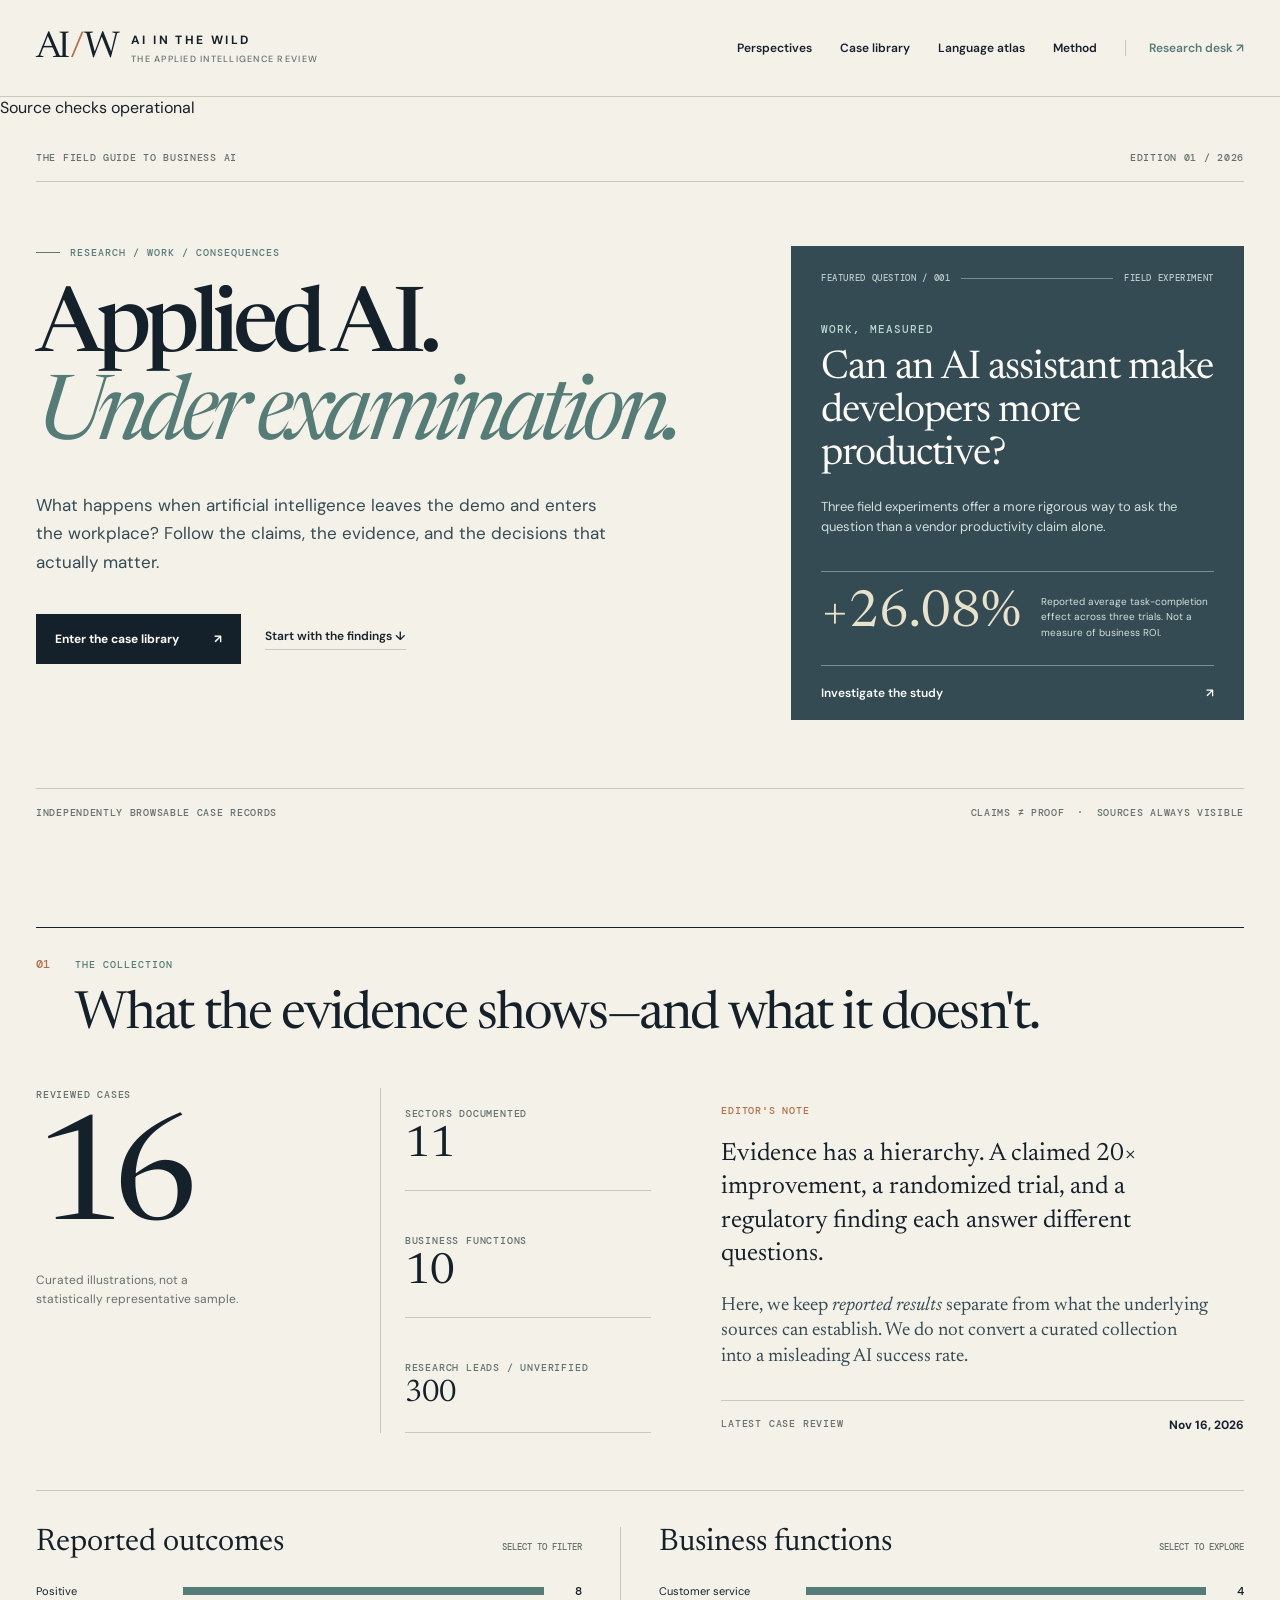
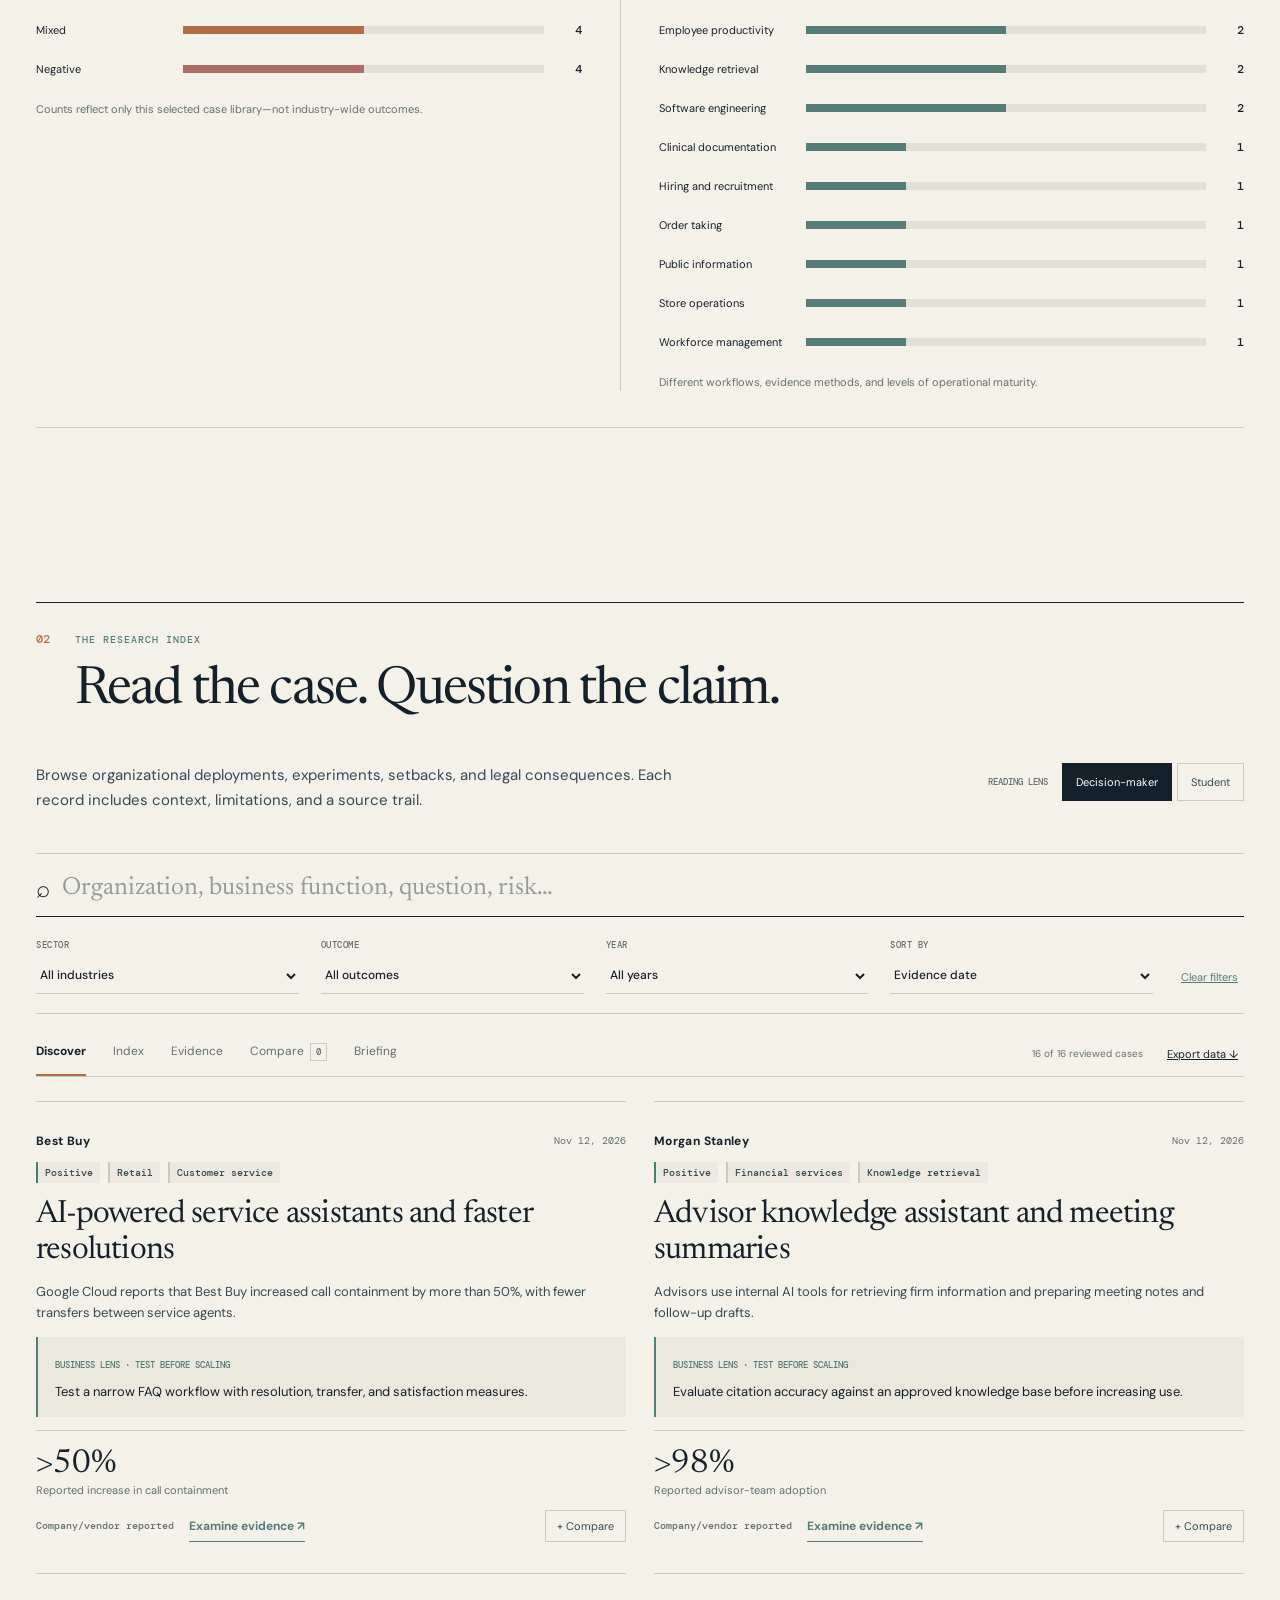
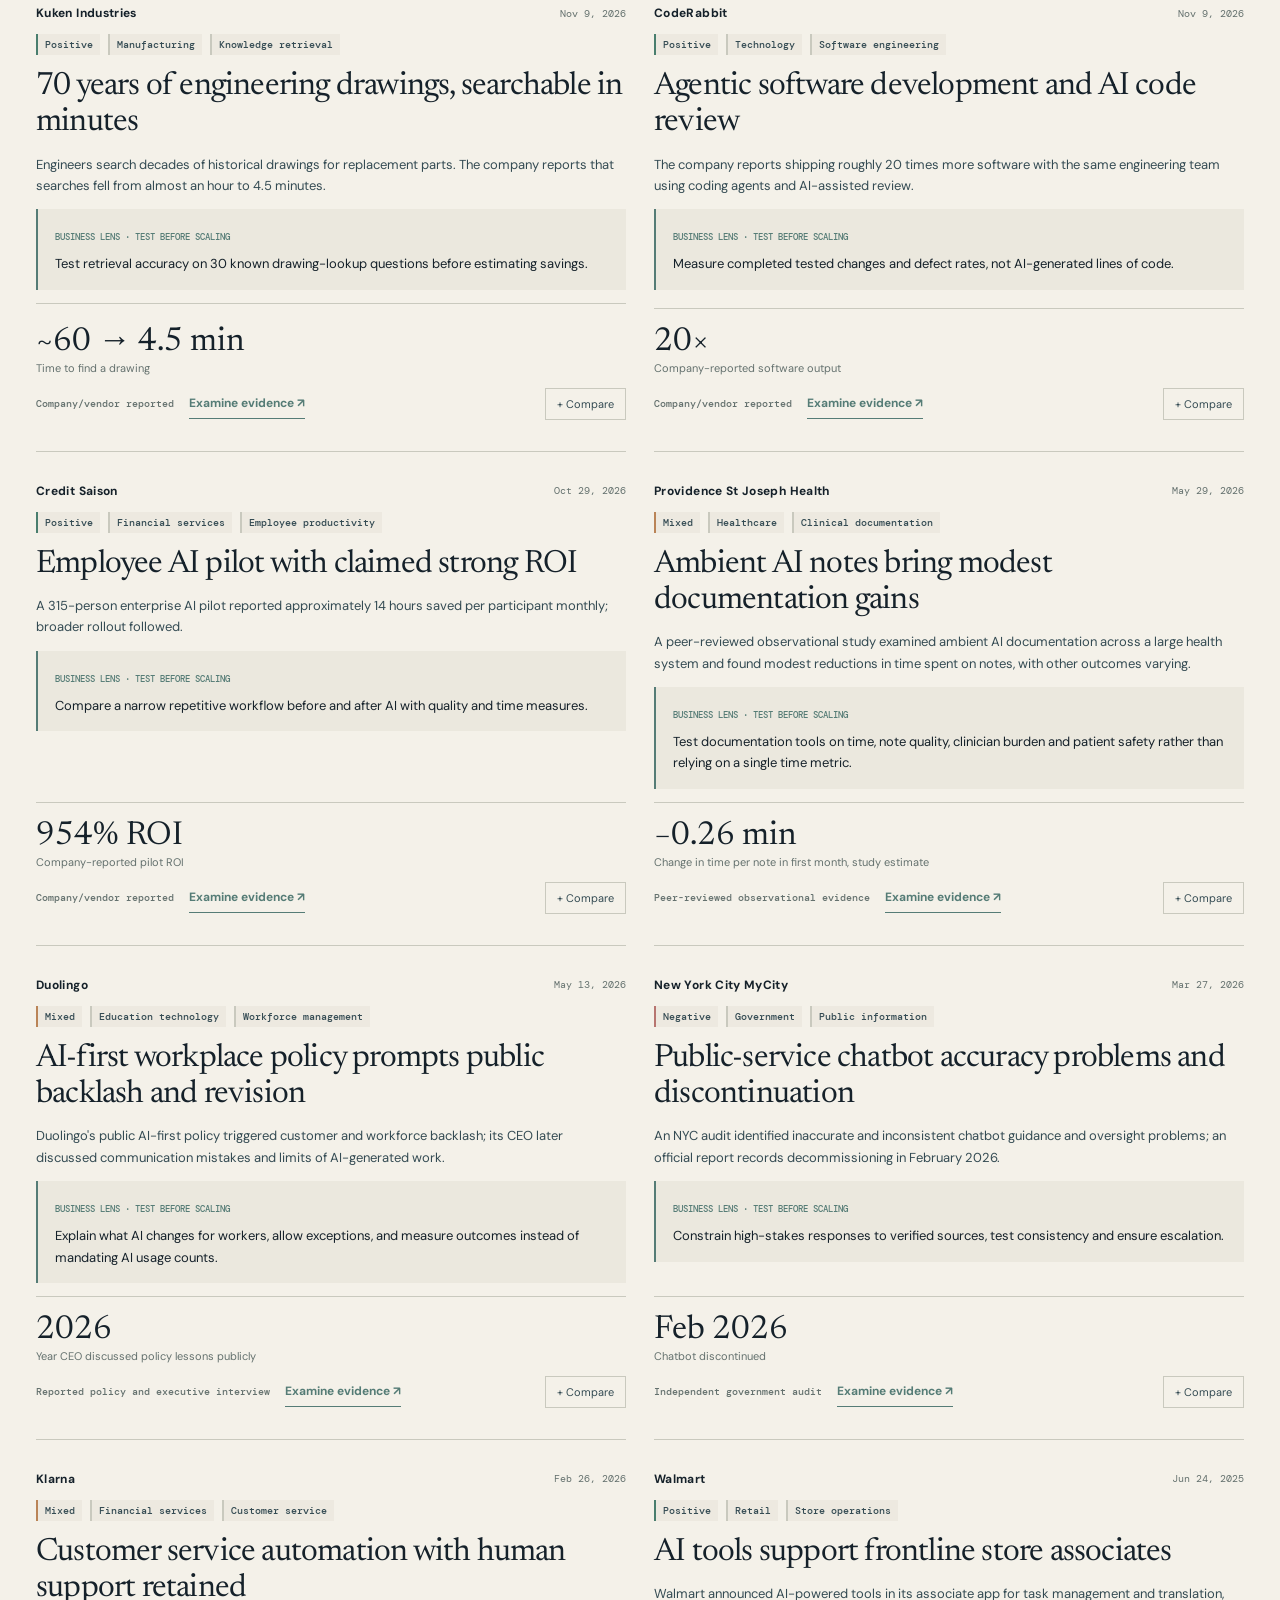
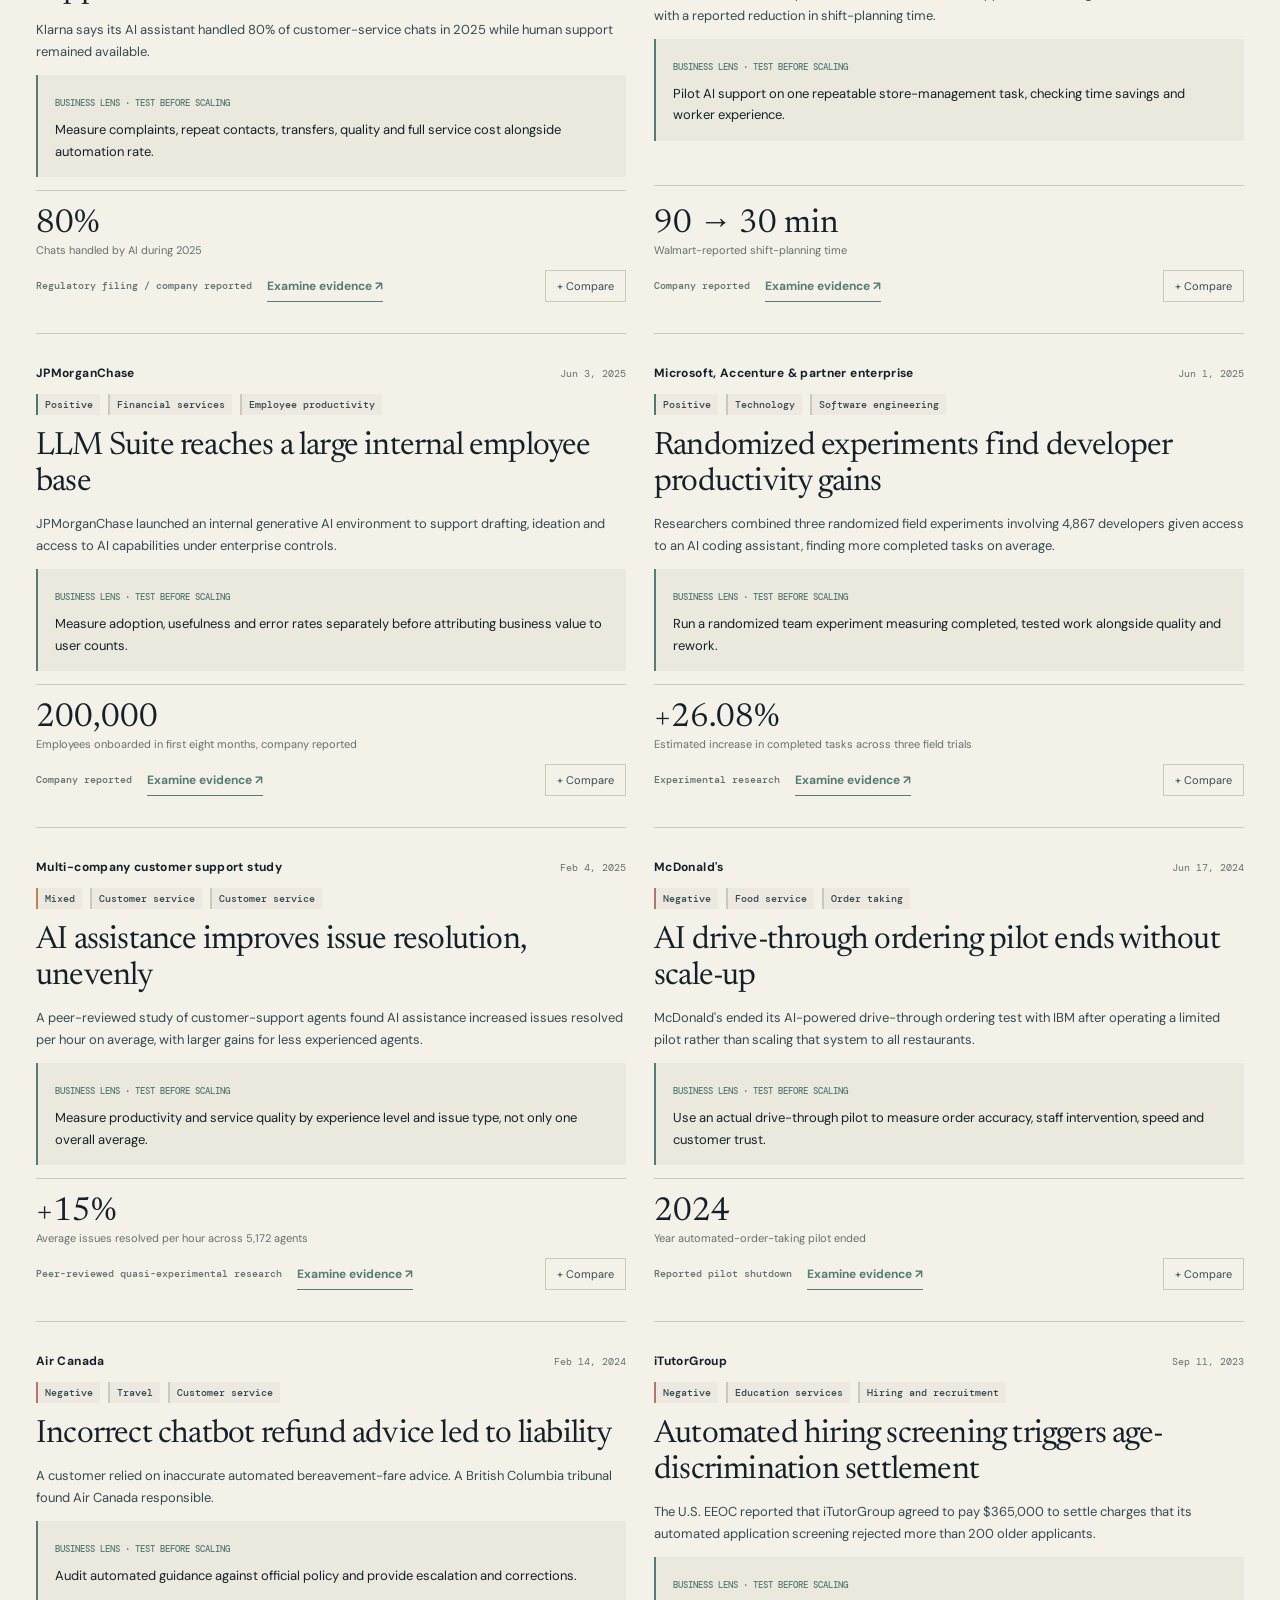
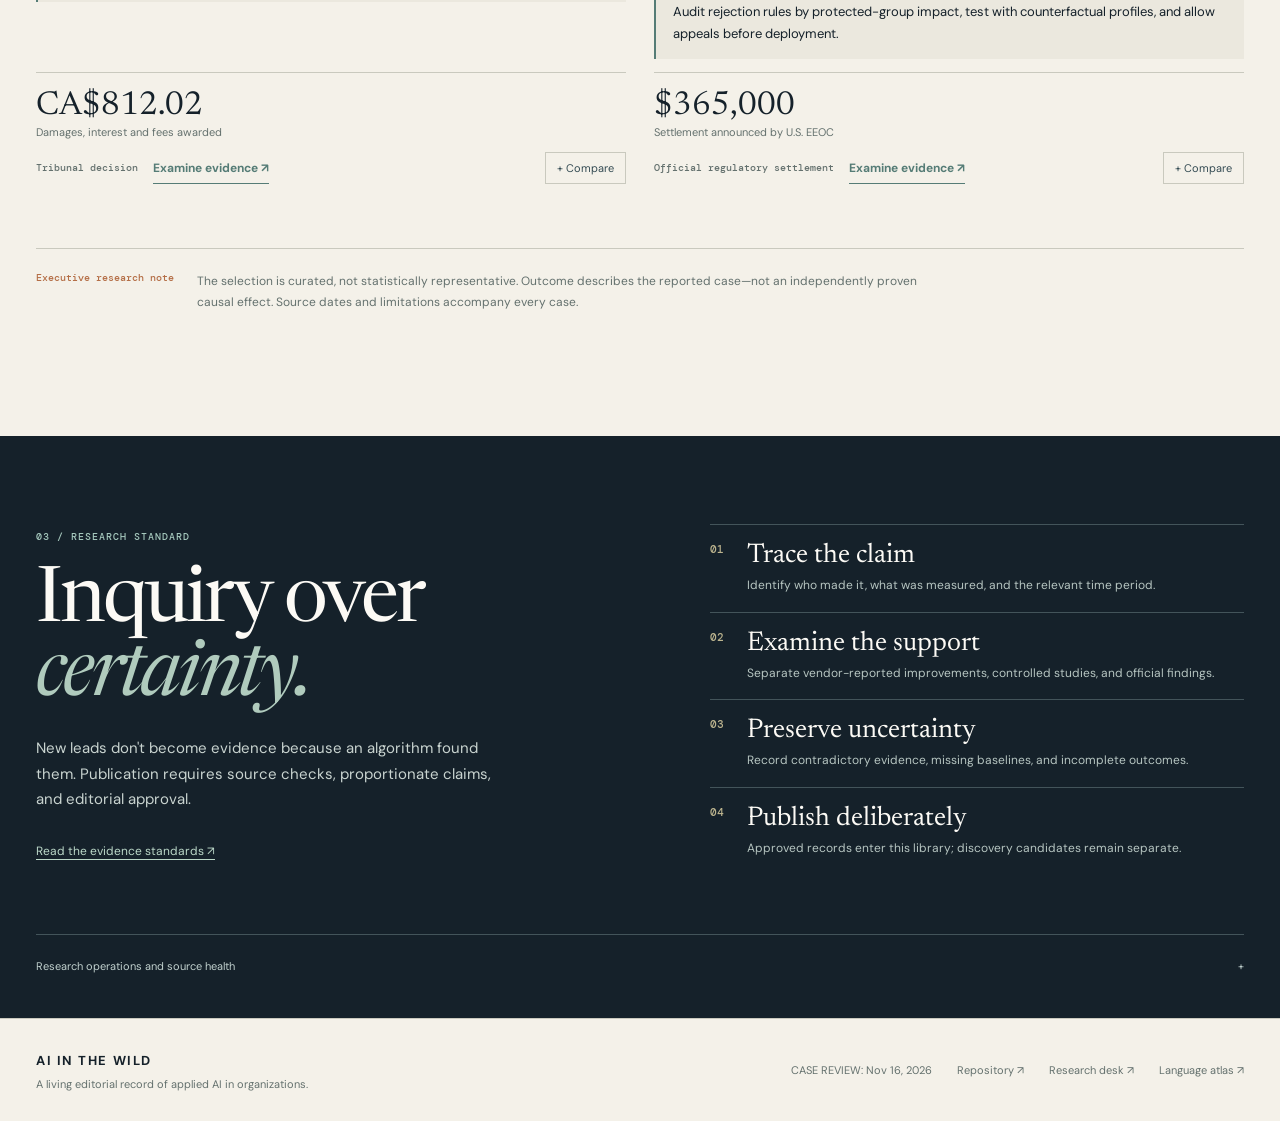
<file: index.html>
<!doctype html>
<html lang="en"><head><meta charset="utf-8"><meta name="viewport" content="width=device-width,initial-scale=1">
<meta name="description" content="AI in the Wild: an independent editorial research atlas of real-world business AI applications and their evidence.">
<meta name="theme-color" content="#f4f1e9"><title>AI in the Wild — Applied AI, examined</title>
<link rel="stylesheet" href="./editorial.css"></head>
<body><a class="skip-link" href="#explorer">Skip to research collection</a>
<header class="site-header"><div class="shell header-inner"><a class="wordmark" href="./index.html" aria-label="AI in the Wild home"><span class="mark">AI<span class="mark-divider">/</span>W</span><span class="wordmark-name">AI IN THE WILD<small>THE APPLIED INTELLIGENCE REVIEW</small></span></a>
<nav class="header-nav" aria-label="Primary navigation"><a href="#perspectives">Perspectives</a><a href="#explorer">Case library</a><a href="./language.html">Language atlas</a><a href="#method">Method</a><a href="./review.html" class="nav-utility">Research desk ↗</a></nav>
<button id="menu-button" class="menu-button" type="button" aria-label="Open navigation" aria-expanded="false">Menu <span aria-hidden="true">☰</span></button></div></header>
<span id="source-status" class="visually-hidden" aria-live="polite">Checking source status</span><main>
<section class="opening shell"><div class="opening-meta"><span>THE FIELD GUIDE TO BUSINESS AI</span><span>EDITION 01 / 2026</span></div>
<div class="opening-grid"><div class="opening-copy"><p class="kicker"><span class="kicker-line"></span> RESEARCH / WORK / CONSEQUENCES</p>
<h1>Applied AI.<br><em>Under examination.</em></h1>
<p class="opening-description">What happens when artificial intelligence leaves the demo and enters the workplace? Follow the claims, the evidence, and the decisions that actually matter.</p>
<div class="opening-actions"><a class="ink-button" href="#explorer">Enter the case library <span aria-hidden="true">↗</span></a><a class="quiet-link" href="#perspectives">Start with the findings <span aria-hidden="true">↓</span></a></div></div>
<div class="opening-feature"><div class="feature-top"><span>FEATURED QUESTION / 001</span><span class="feature-rule"></span><span>FIELD EXPERIMENT</span></div>
<div class="feature-content"><p class="feature-overline">WORK, MEASURED</p><h2>Can an AI assistant make developers more productive?</h2><p>Three field experiments offer a more rigorous way to ask the question than a vendor productivity claim alone.</p>
<div class="feature-number"><strong>+26.08%</strong><span>Reported average task-completion effect across three trials. Not a measure of business ROI.</span></div></div>
<a class="feature-footer" href="#explorer" id="featured-link">Investigate the study <span aria-hidden="true">↗</span></a></div></div>
<div class="opening-foot"><span>INDEPENDENTLY BROWSABLE CASE RECORDS</span><span>CLAIMS ≠ PROOF <span class="dot-sep">·</span> SOURCES ALWAYS VISIBLE</span></div></section>
<section class="edition shell" id="perspectives"><div class="chapter-head"><span class="chapter-number">01</span><div><span class="eyebrow">THE COLLECTION</span><h2>What the evidence shows—and what it doesn't.</h2></div></div>
<div class="edition-grid"><div class="edition-numbers"><div class="big-number"><span>REVIEWED CASES</span><strong id="total-cases">—</strong><small>Curated illustrations, not a statistically representative sample.</small></div>
<div class="micro-stat"><span>SECTORS DOCUMENTED</span><strong id="sector-count">—</strong></div><div class="micro-stat"><span>BUSINESS FUNCTIONS</span><strong id="function-count">—</strong></div><div class="micro-stat muted-stat"><span>RESEARCH LEADS / UNVERIFIED</span><strong id="lead-count">—</strong></div></div>
<div class="edition-interpretation"><div class="insight-label">EDITOR'S NOTE</div><p>Evidence has a hierarchy. A claimed 20× improvement, a randomized trial, and a regulatory finding each answer different questions.</p><p>Here, we keep <em>reported results</em> separate from what the underlying sources can establish. We do not convert a curated collection into a misleading AI success rate.</p>
<div class="edition-review"><span>LATEST CASE REVIEW</span><strong id="review-date">—</strong></div></div></div>
<div class="distribution"><div class="distribution-pane"><div class="distribution-title"><h3>Reported outcomes</h3><span>SELECT TO FILTER</span></div><div class="bars" id="outcome-bars"></div><p>Counts reflect only this selected case library—not industry-wide outcomes.</p></div>
<div class="distribution-pane"><div class="distribution-title"><h3>Business functions</h3><span>SELECT TO EXPLORE</span></div><div class="bars" id="function-bars"></div><p>Different workflows, evidence methods, and levels of operational maturity.</p></div></div></section>
<section id="explorer" class="library shell"><div class="chapter-head"><span class="chapter-number">02</span><div><span class="eyebrow">THE RESEARCH INDEX</span><h2>Read the case. Question the claim.</h2></div></div>
<div class="library-heading"><p>Browse organizational deployments, experiments, setbacks, and legal consequences. Each record includes context, limitations, and a source trail.</p>
<div class="mode" role="group" aria-label="Reading perspective"><span>READING LENS</span><button type="button" class="active" data-mode="professional" id="professional-view">Decision-maker</button><button type="button" data-mode="learning" id="learning-view">Student</button></div></div>
<div class="search-area"><label class="search-wrap"><span aria-hidden="true">⌕</span><input id="search" type="search" placeholder="Organization, business function, question, risk…" aria-label="Search cases"></label>
<div class="filter-row"><label>SECTOR<select id="industry" aria-label="Filter by sector"><option value="">All sectors</option></select></label><label>OUTCOME<select id="outcome" aria-label="Filter by outcome"><option value="">All outcomes</option></select></label>
<label>YEAR<select id="year" aria-label="Filter by year"><option value="">All years</option></select></label><label>SORT BY<select id="sort" aria-label="Sort cases"><option value="newest">Evidence date</option><option value="alpha">Organization A–Z</option></select></label><button class="reset-button" id="reset" type="button">Clear filters</button></div></div>
<div class="library-toolbar"><div class="library-tabs" role="tablist" aria-label="Research views"><button class="active" type="button" role="tab" data-tab="cards" aria-selected="true">Discover</button><button type="button" role="tab" data-tab="table" aria-selected="false">Index</button><button type="button" role="tab" data-tab="evidence" aria-selected="false">Evidence</button><button type="button" role="tab" data-tab="compare" aria-selected="false">Compare <span id="compare-count" aria-live="polite">0</span></button><button type="button" role="tab" data-tab="story" aria-selected="false">Briefing</button></div>
<div class="toolbar-right"><span id="count">Loading records…</span><button type="button" id="export" class="export-button">Export data ↓</button></div></div>
<div id="load-error" role="alert" hidden></div><div id="results" class="cases"></div><div id="empty" class="empty" hidden>No matching records. <button type="button" id="empty-reset">Clear your filters</button></div>
<div class="bottom-context"><span>READING NOTE</span><p>A reported outcome is not automatically verified causation. Every case has a source, a stated limitation, and an editorial review date.</p></div></section>
<section id="method" class="method"><div class="shell method-grid"><div><span class="eyebrow light">03 / RESEARCH STANDARD</span><h2>Inquiry over<br><em>certainty.</em></h2><p>New leads don't become evidence because an algorithm found them. Publication requires source checks, proportionate claims, and editorial approval.</p><a href="https://github.com/brandinealnku/ai-in-the-wild/blob/main/docs/EVIDENCE-REVIEW.md" target="_blank" rel="noopener noreferrer" class="method-link">Read the evidence standards ↗</a></div>
<div class="method-right"><div class="method-item"><span>01</span><div><h3>Trace the claim</h3><p>Identify who made it, what was measured, and the relevant time period.</p></div></div><div class="method-item"><span>02</span><div><h3>Examine the support</h3><p>Separate vendor-reported improvements, controlled studies, and official findings.</p></div></div><div class="method-item"><span>03</span><div><h3>Preserve uncertainty</h3><p>Record contradictory evidence, missing baselines, and incomplete outcomes.</p></div></div><div class="method-item"><span>04</span><div><h3>Publish deliberately</h3><p>Approved records enter this library; discovery candidates remain separate.</p></div></div></div></div>
<details class="research-status shell"><summary>Research operations and source health <span>+</span></summary><div class="pipeline"><div><span>DISCOVERY STATUS</span><strong id="pipeline-status">Awaiting status</strong></div><div><span>LAST CHECK</span><strong id="pipeline-checked">—</strong></div><div><span>SOURCE FEEDS</span><strong id="pipeline-sources">—</strong></div><div><span>AWAITING REVIEW</span><strong id="pipeline-pending">—</strong></div><div><span>ASSESSMENT</span><strong id="assessment-status">—</strong></div></div><p>Feed availability does not establish source accuracy or case verification.</p></details></section>
</main><footer class="site-footer"><div class="shell footer-inner"><div><span class="footer-name">AI IN THE WILD</span><p>A living editorial record of applied AI in organizations.</p></div><div><span>CASE REVIEW: <span id="footer-date">—</span></span><a href="https://github.com/brandinealnku/ai-in-the-wild" target="_blank" rel="noopener noreferrer">Repository ↗</a><a href="./review.html">Research desk ↗</a><a href="./language.html">Language atlas ↗</a></div></div></footer>
<script src="./app.js" defer></script></body></html>
</file>
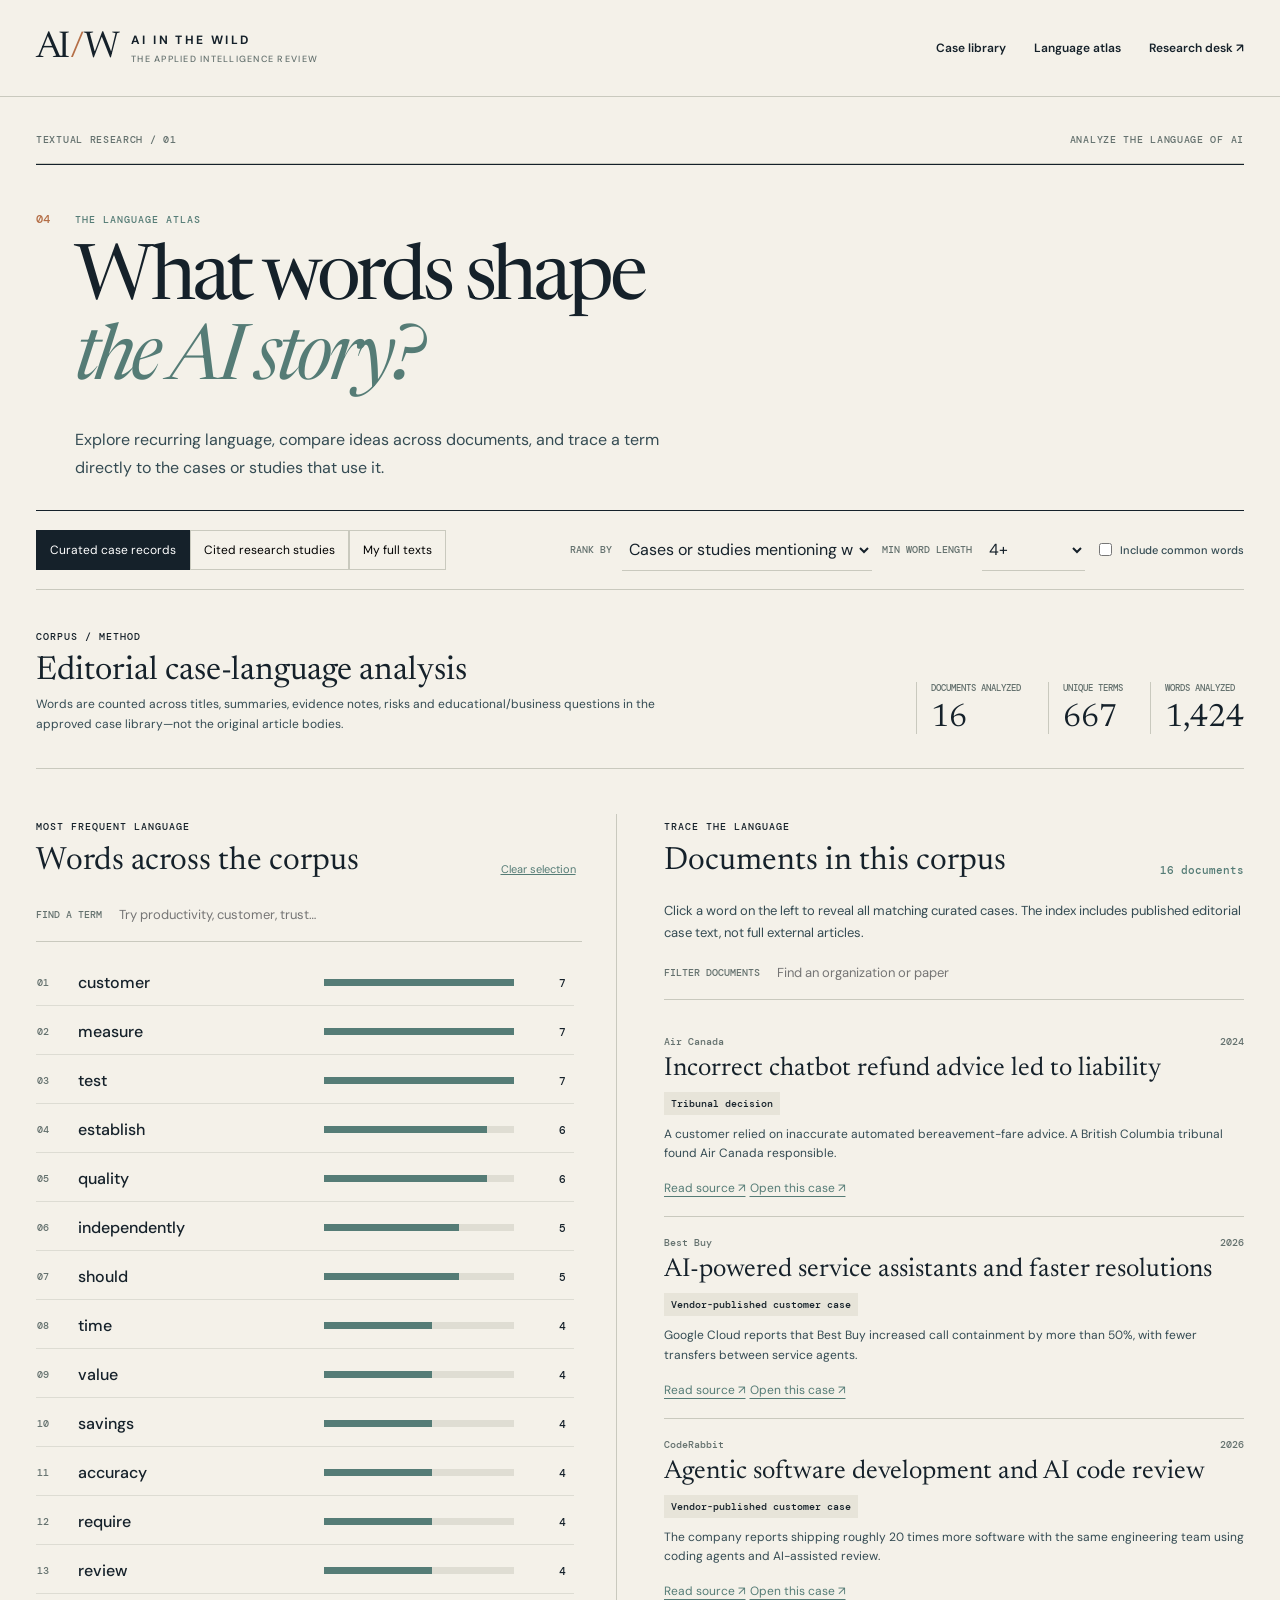
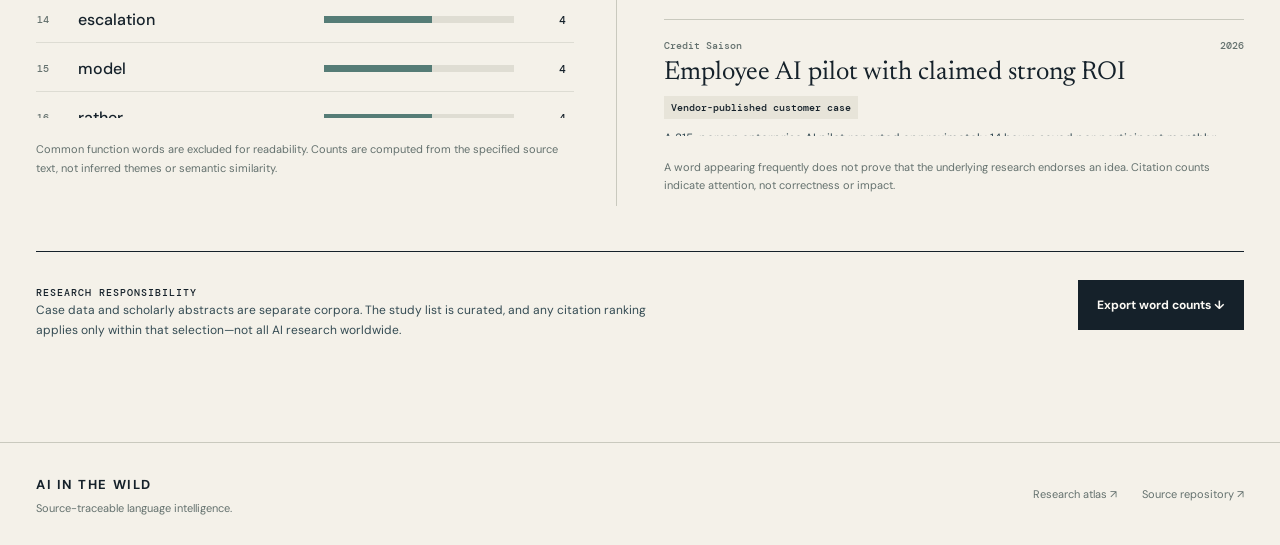
<file: language.html>
<!doctype html><html lang="en"><head><meta charset="utf-8"><meta name="viewport" content="width=device-width,initial-scale=1"><meta name="theme-color" content="#f4f1e9"><meta name="description" content="Explore language and evidence themes across AI in the Wild cases and selected scholarly studies."><title>Language Atlas — AI in the Wild</title><link rel="stylesheet" href="./editorial.css"><link rel="stylesheet" href="./language.css"></head>
<body><a class="skip-link" href="#atlas-results">Skip to analysis</a><header class="site-header"><div class="shell header-inner"><a class="wordmark" href="./index.html"><span class="mark">AI<span class="mark-divider">/</span>W</span><span class="wordmark-name">AI IN THE WILD<small>THE APPLIED INTELLIGENCE REVIEW</small></span></a><nav class="header-nav" aria-label="Primary navigation"><a href="./index.html">Case library</a><a href="./language.html" aria-current="page">Language atlas</a><a href="./review.html">Research desk ↗</a></nav><button class="menu-button" id="menu-button" type="button" aria-label="Open navigation" aria-expanded="false">Menu ☰</button></div></header>
<main><section class="shell atlas-hero"><div class="opening-meta"><span>TEXTUAL RESEARCH / 01</span><span>ANALYZE THE LANGUAGE OF AI</span></div><div class="chapter-head atlas-title"><span class="chapter-number">04</span><div><span class="eyebrow">THE LANGUAGE ATLAS</span><h1>What words shape<br><em>the AI story?</em></h1><p>Explore recurring language, compare ideas across documents, and trace a term directly to the cases or studies that use it.</p></div></div></section>
<section class="shell atlas-main" id="atlas-results"><div class="atlas-controls"><div class="dataset-switch" role="group" aria-label="Source corpus"><button class="active" type="button" data-corpus="cases" aria-pressed="true">Curated case records</button><button type="button" data-corpus="studies" aria-pressed="false">Cited research studies</button><button type="button" data-corpus="uploaded" aria-pressed="false">My full texts</button></div><div class="atlas-actions"><label for="metric">RANK BY</label><select id="metric"><option value="documents">Cases or studies mentioning word</option><option value="frequency">Total occurrences</option></select><label for="min-length">MIN WORD LENGTH</label><select id="min-length"><option value="1">All lengths</option><option value="3">3+</option><option value="4" selected>4+</option><option value="5">5+</option></select><label class="include-common"><input type="checkbox" id="include-common"> Include common words</label></div></div>
<div id="fulltext-tools" class="fulltext-tools" hidden><div><strong>Analyze your own full-text studies</strong><p>Choose up to 10 plain-text or Markdown research documents (maximum 3 MB each). Processing stays in this browser tab; no file is uploaded or saved.</p></div><label for="fulltext-files" class="upload-label">Choose study texts</label><input id="fulltext-files" type="file" accept=".txt,.md,text/plain,text/markdown" multiple><span id="upload-status" aria-live="polite">No local files selected</span></div><div class="corpus-explainer"><div><span class="eyebrow">CORPUS / METHOD</span><h2 id="corpus-title">Editorial case-language analysis</h2><p id="corpus-description">Analyzes the published titles, summaries, evidence notes and risks—not the full text of the original external articles.</p></div><div class="corpus-stats"><div><span>DOCUMENTS ANALYZED</span><strong id="doc-count">—</strong></div><div><span>UNIQUE TERMS</span><strong id="vocab-count">—</strong></div><div><span>WORDS ANALYZED</span><strong id="token-count">—</strong></div></div></div>
<div class="atlas-workspace"><div class="terms-panel"><div class="atlas-panel-heading"><div><span class="eyebrow">MOST FREQUENT LANGUAGE</span><h3>Words across the corpus</h3></div><button type="button" id="clear-word" class="quiet-button">Clear selection</button></div><div class="term-search"><label for="term-query">FIND A TERM</label><input id="term-query" type="search" placeholder="Try productivity, customer, trust…"></div><div id="terms" class="terms-list" aria-live="polite"></div><p class="atlas-note">Common function words are excluded for readability. Counts are computed from the specified source text, not inferred themes or semantic similarity.</p></div>
<div class="sources-panel"><div class="atlas-panel-heading"><div><span class="eyebrow">TRACE THE LANGUAGE</span><h3 id="selected-title">Select a term</h3></div><span id="selected-count" class="selected-count">—</span></div><p id="selected-description">Choose any word to see the documents containing it, with counts and links back to the original case or study.</p>
<div class="source-options"><label for="document-search">FILTER DOCUMENTS</label><input id="document-search" type="search" placeholder="Find an organization or paper"></div><div id="document-results" class="source-results"></div><p class="atlas-note">A word appearing frequently does not prove that the underlying research endorses an idea. Citation counts indicate attention, not correctness or impact.</p></div></div>
<div class="atlas-footer"><div><span class="eyebrow">RESEARCH RESPONSIBILITY</span><p>Case data and scholarly abstracts are separate corpora. The study list is curated, and any citation ranking applies only within that selection—not all AI research worldwide.</p></div><button type="button" id="export-terms" class="ink-button">Export word counts ↓</button></div></section></main>
<footer class="site-footer"><div class="shell footer-inner"><div><span class="footer-name">AI IN THE WILD</span><p>Source-traceable language intelligence.</p></div><div><a href="./index.html">Research atlas ↗</a><a href="https://github.com/brandinealnku/ai-in-the-wild" target="_blank" rel="noopener noreferrer">Source repository ↗</a></div></div></footer><script defer src="./language.js"></script></body></html>
</file>
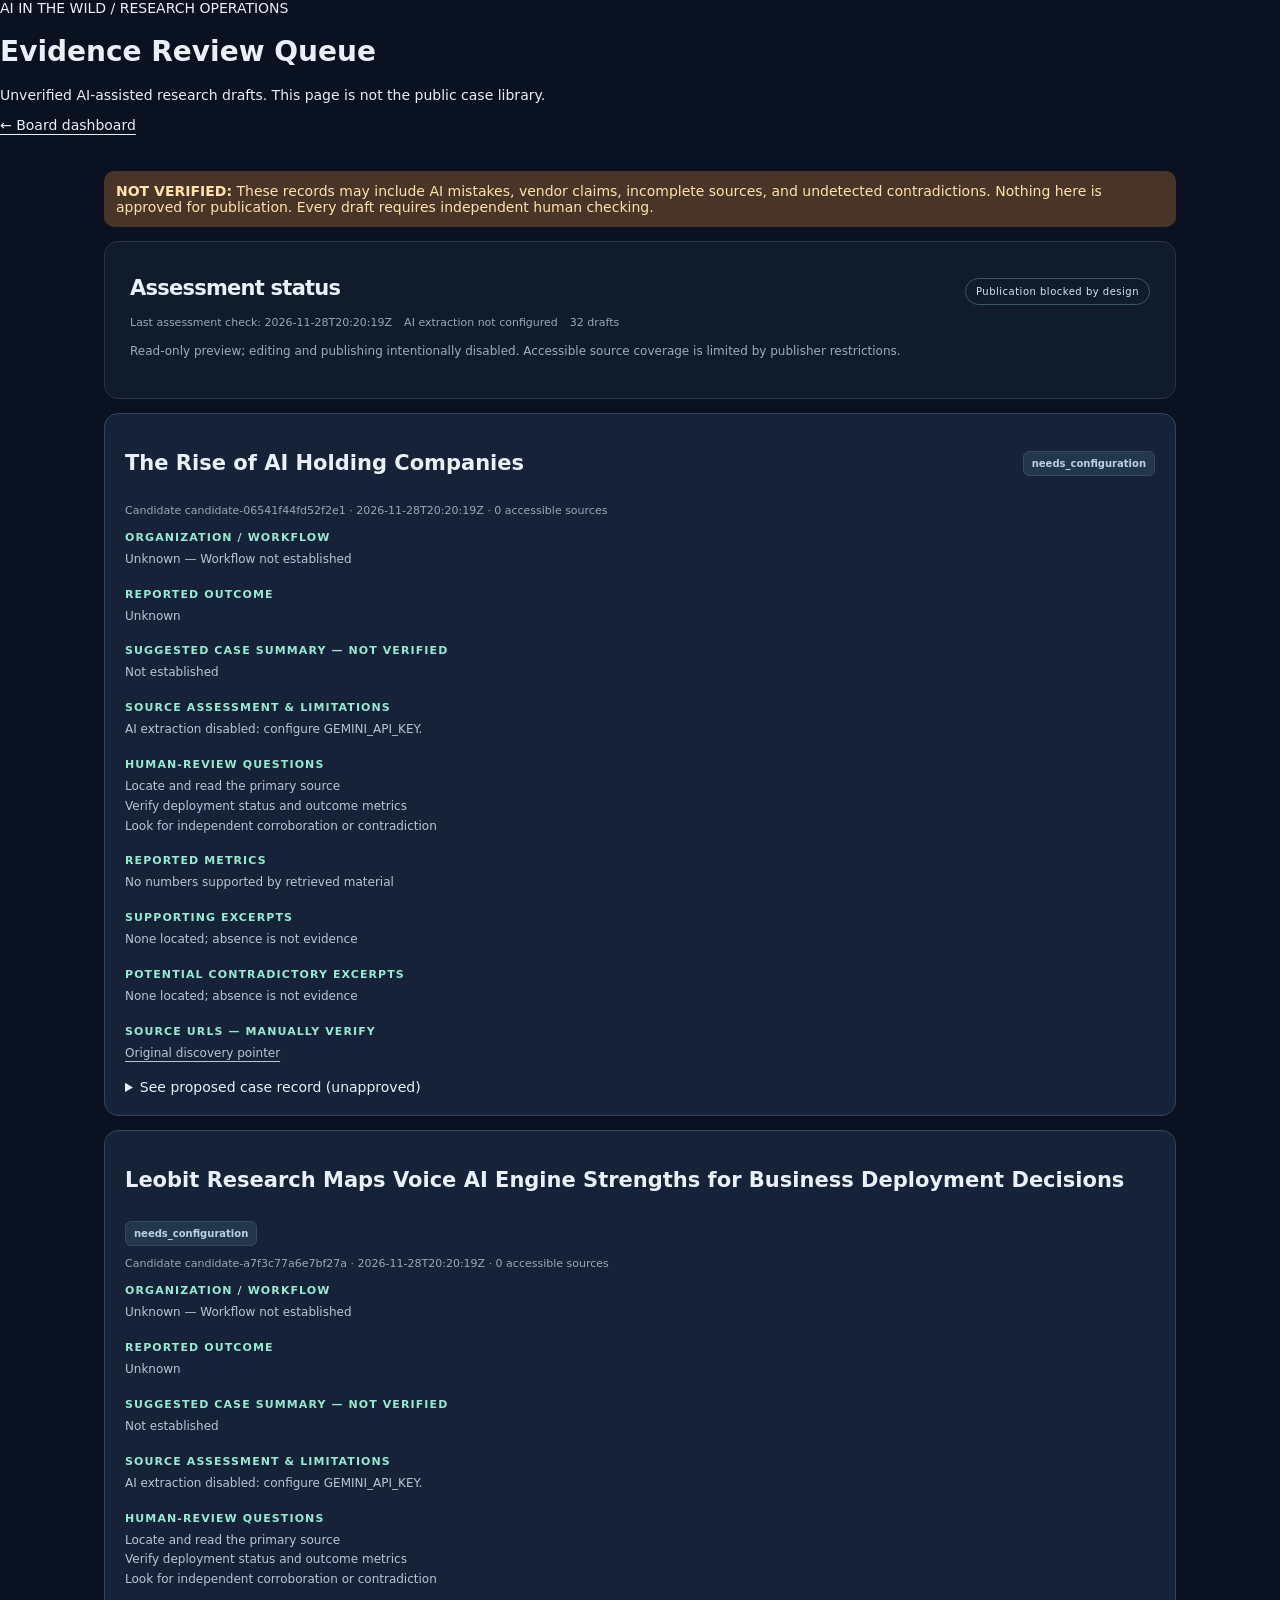
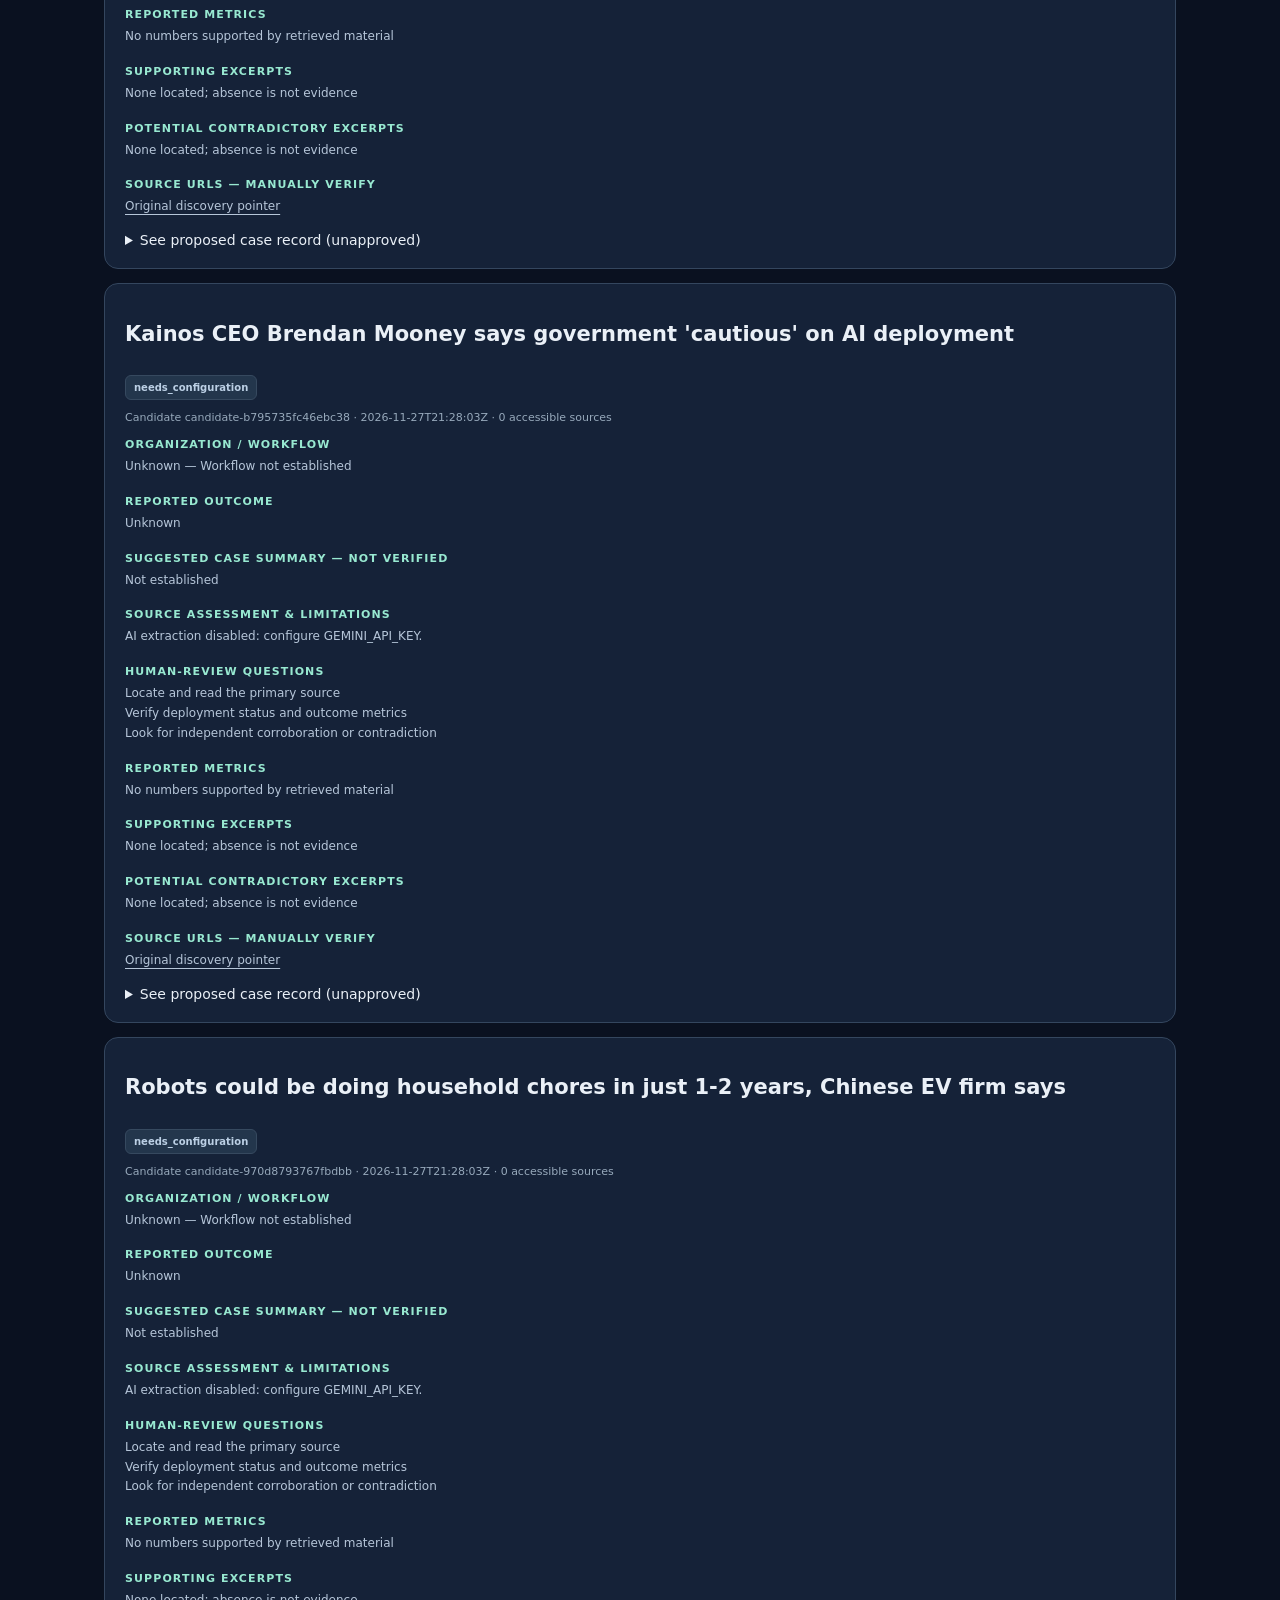
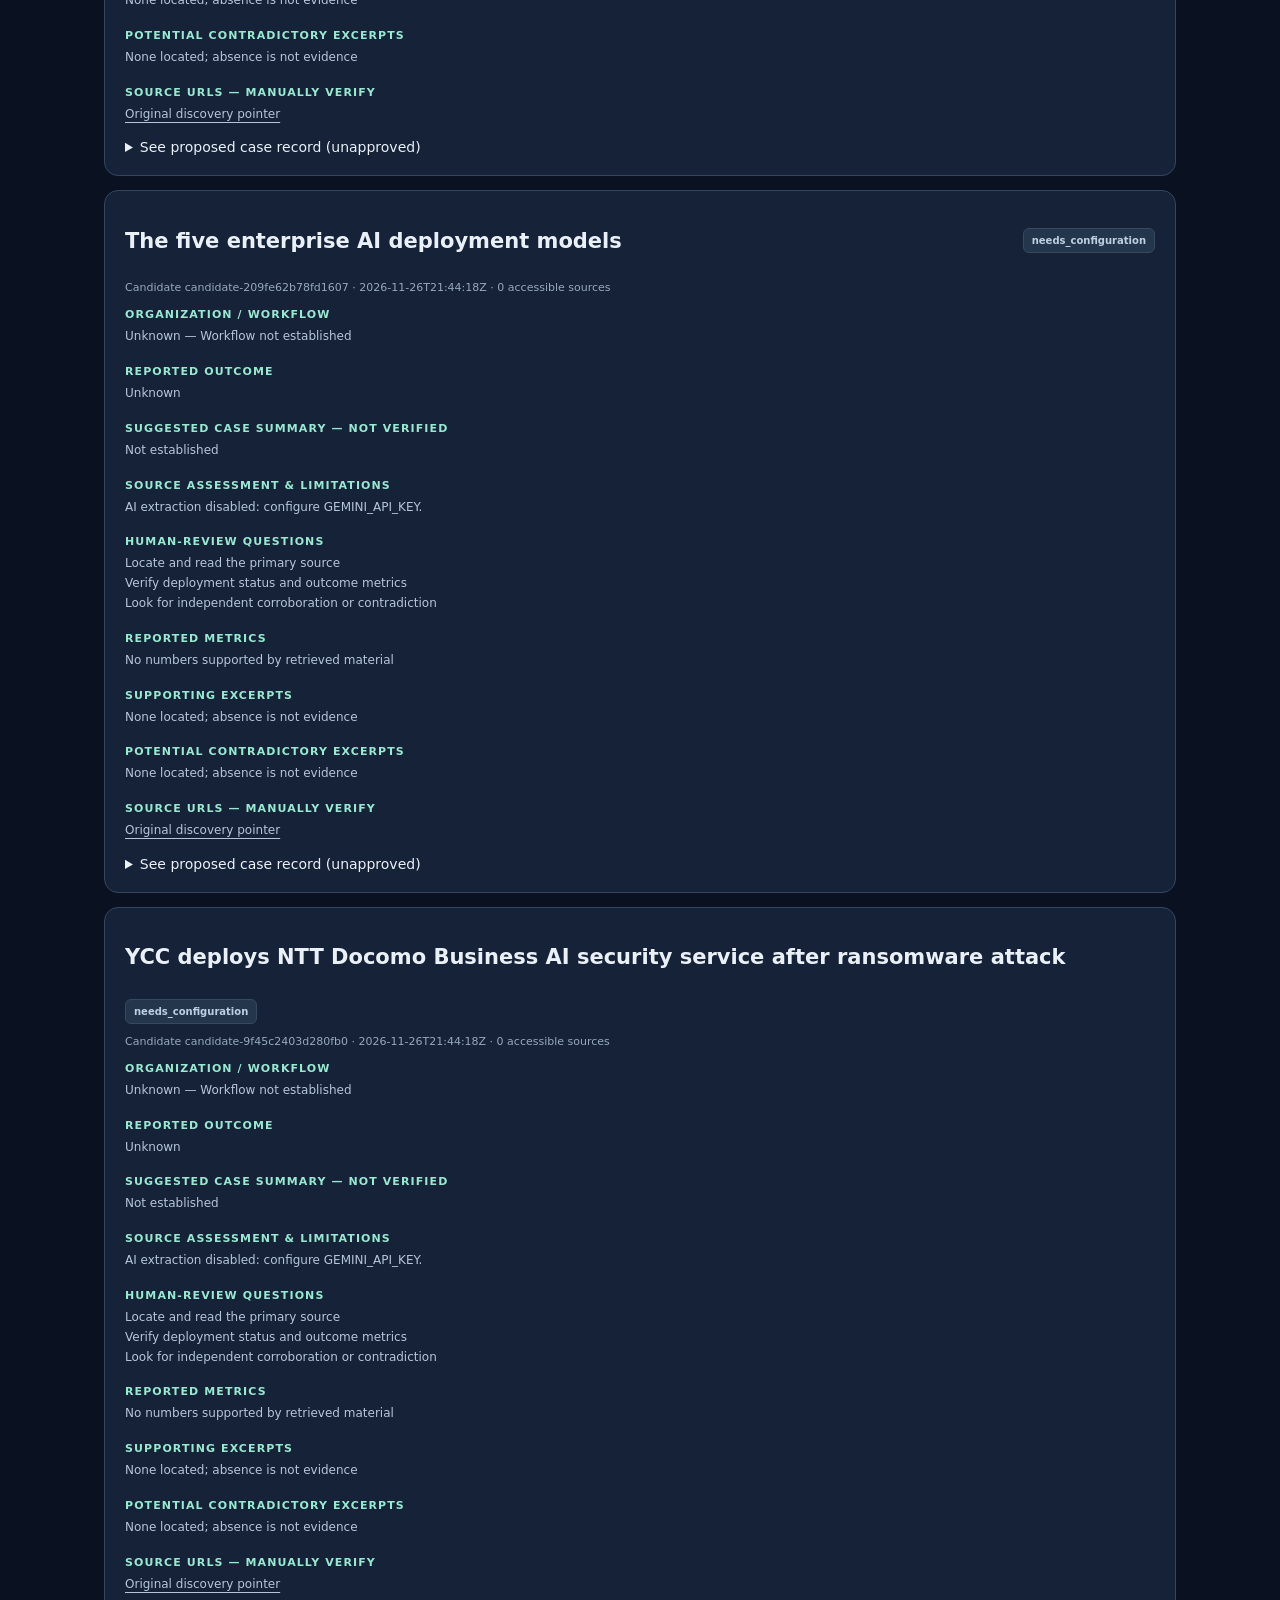
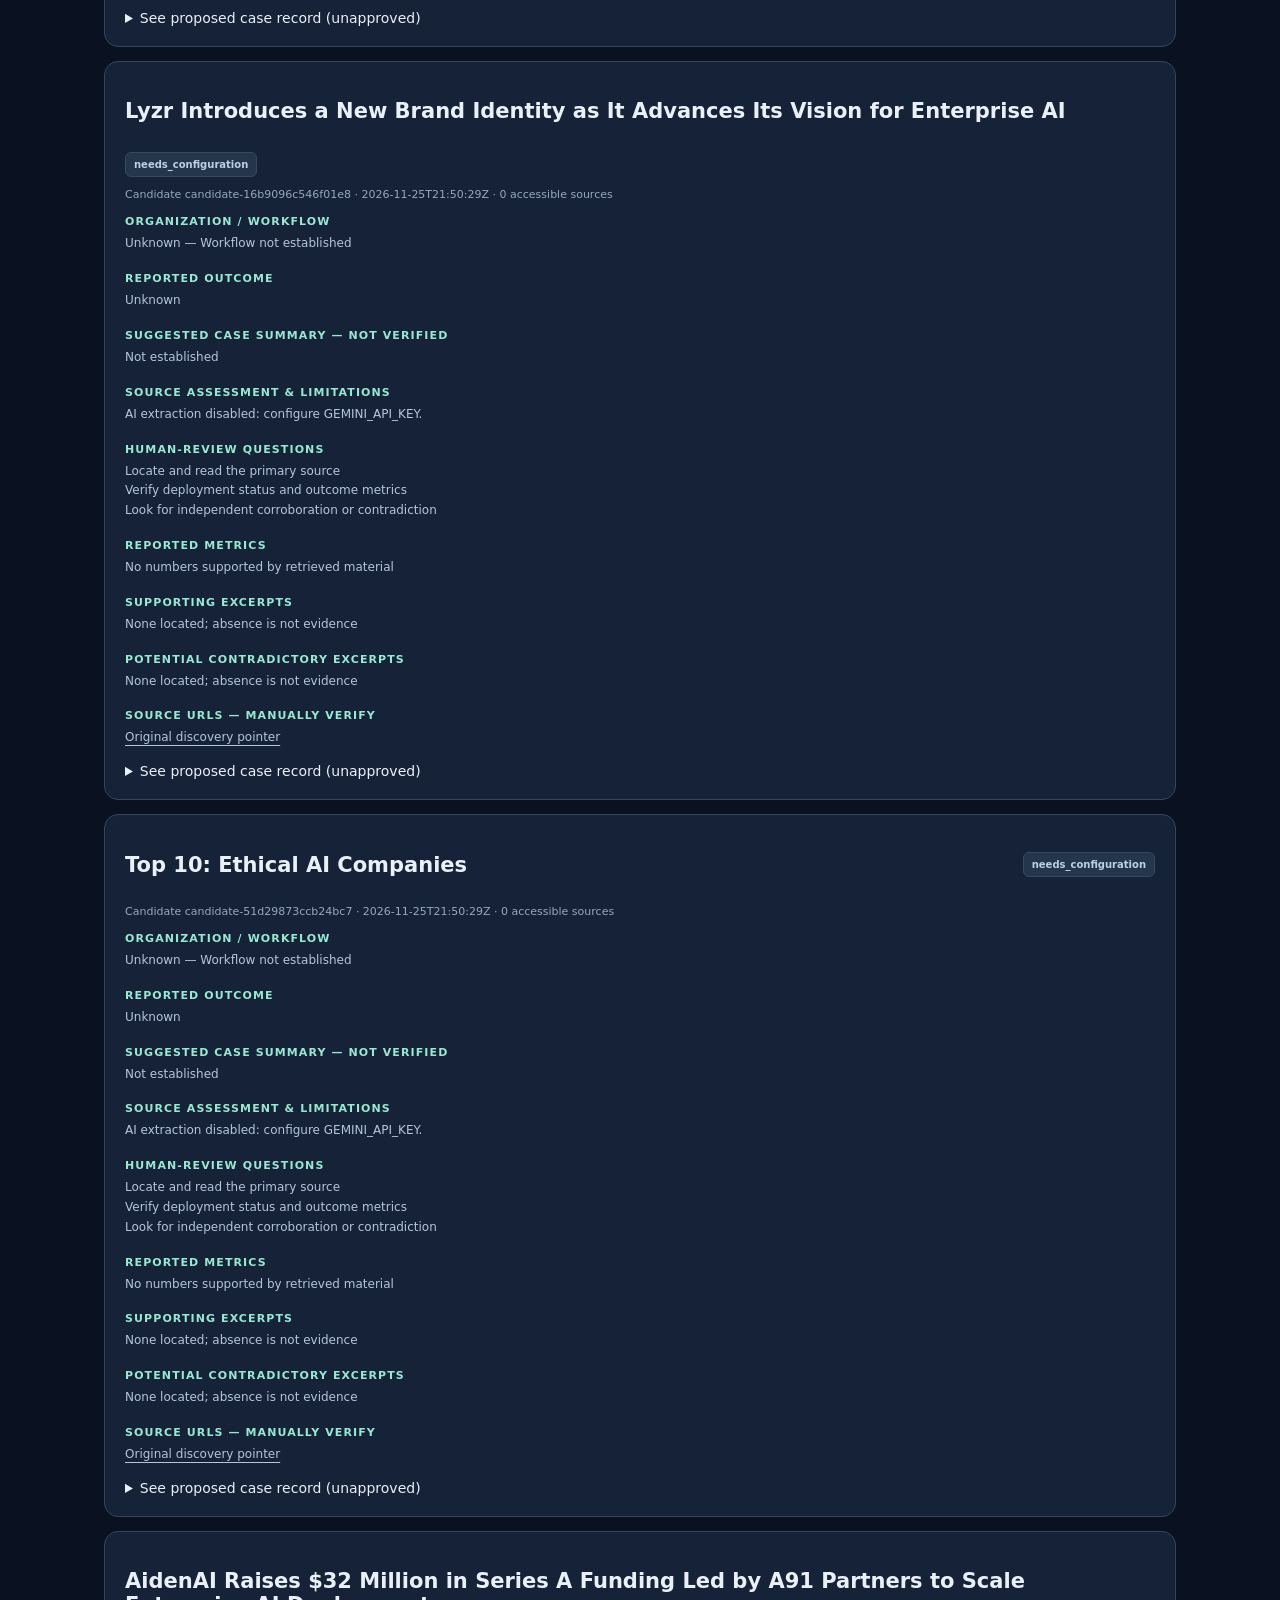
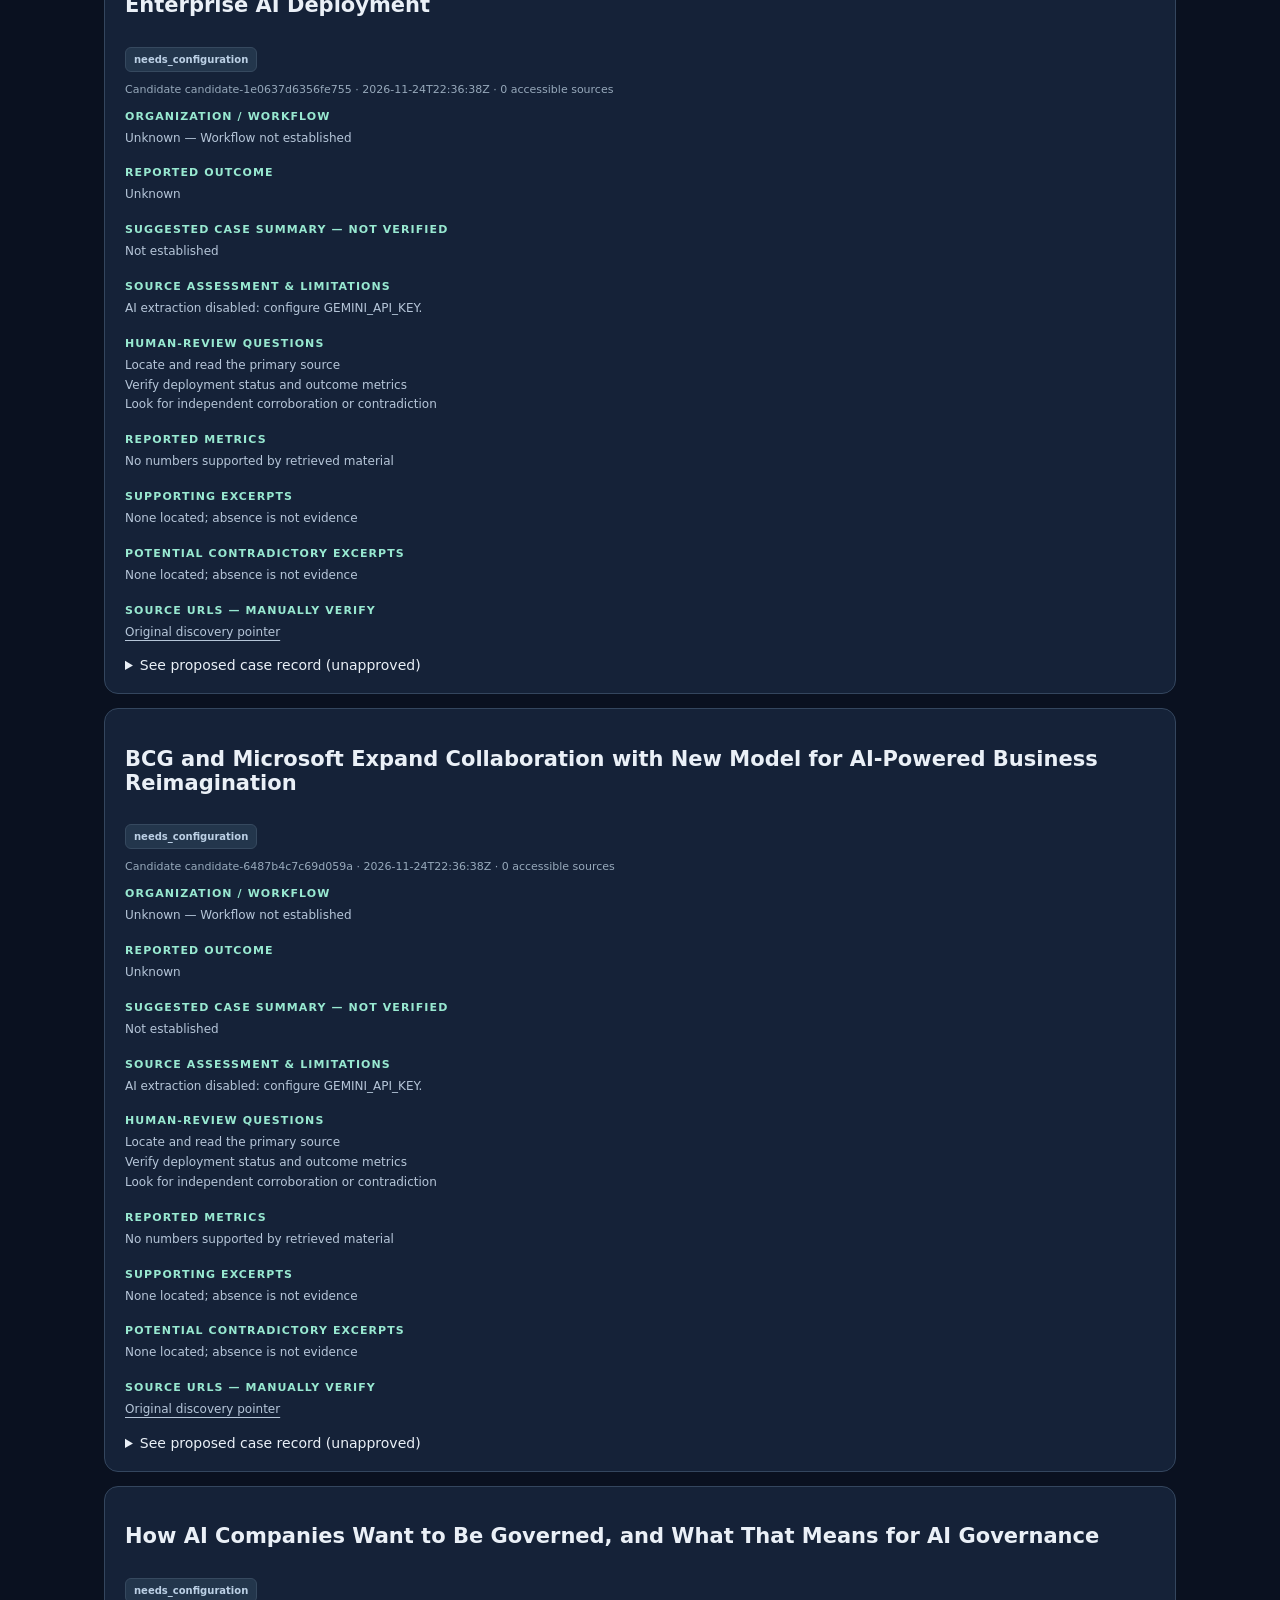
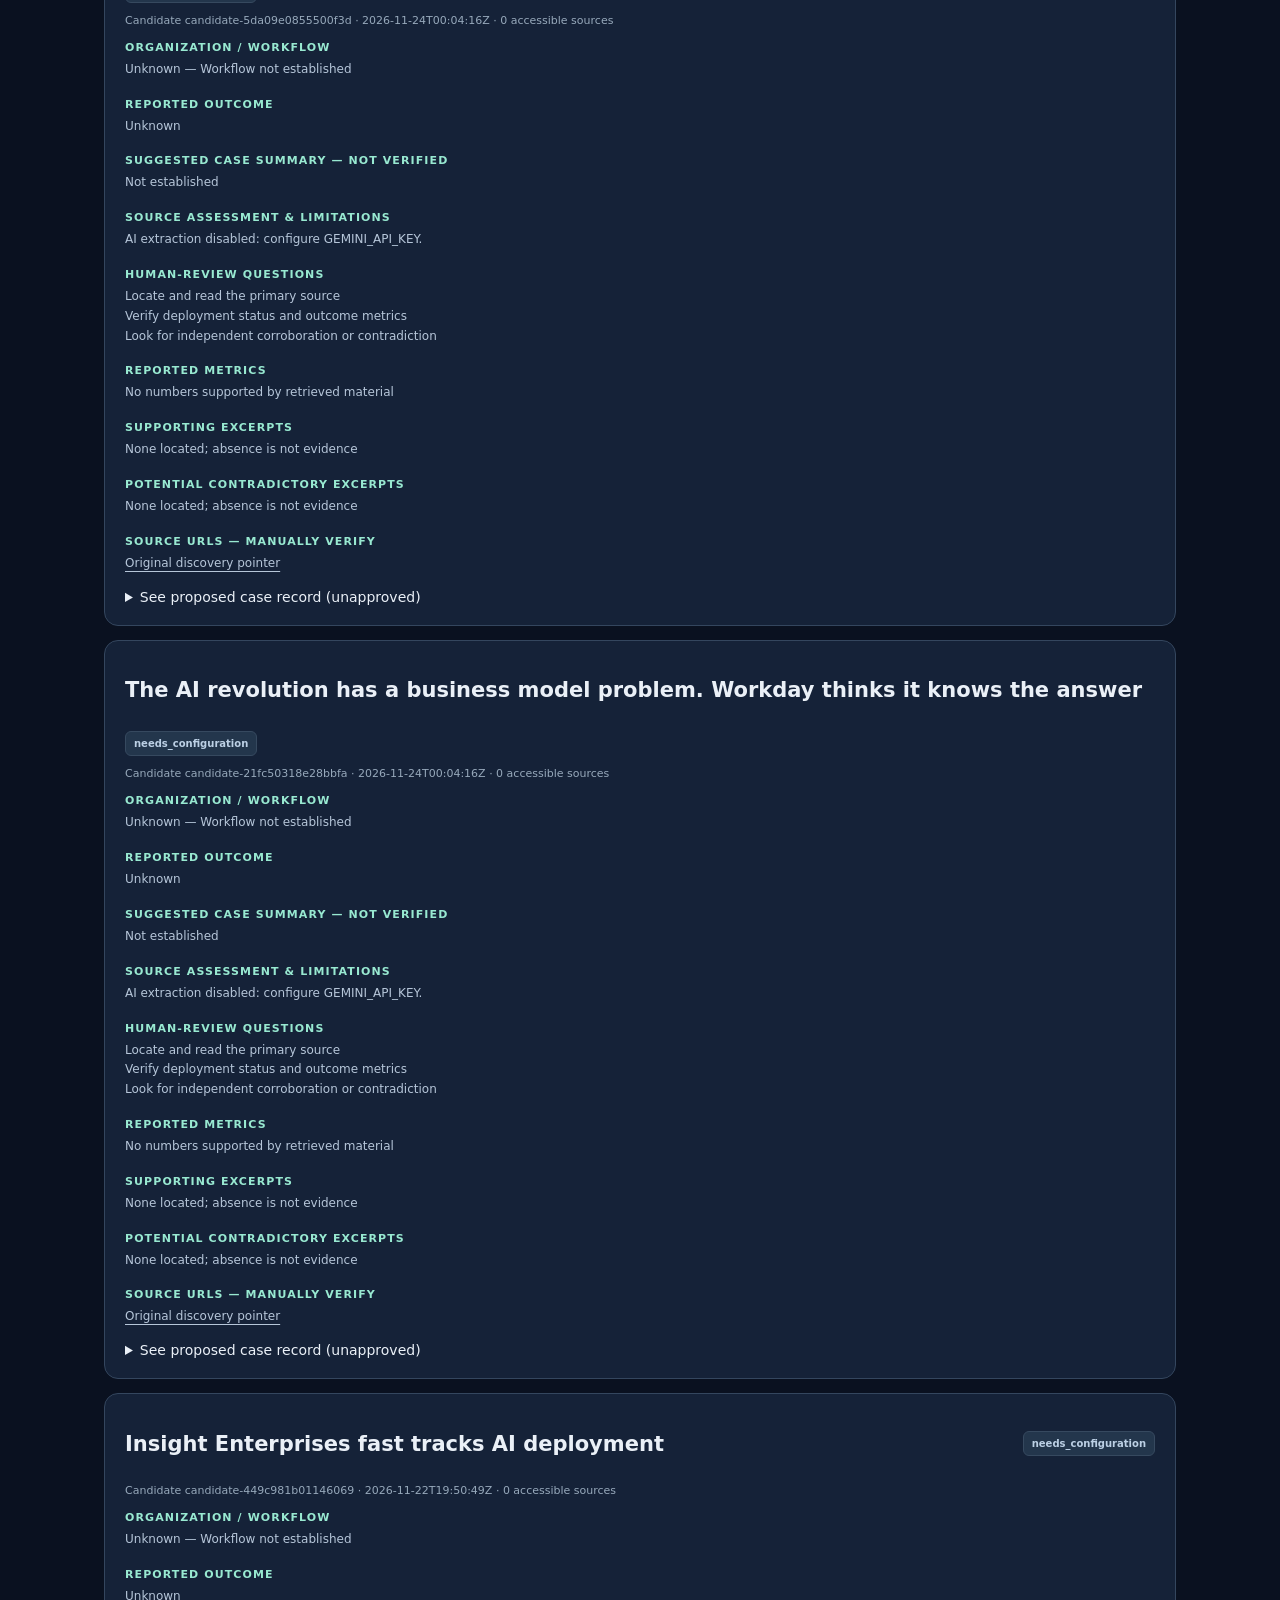
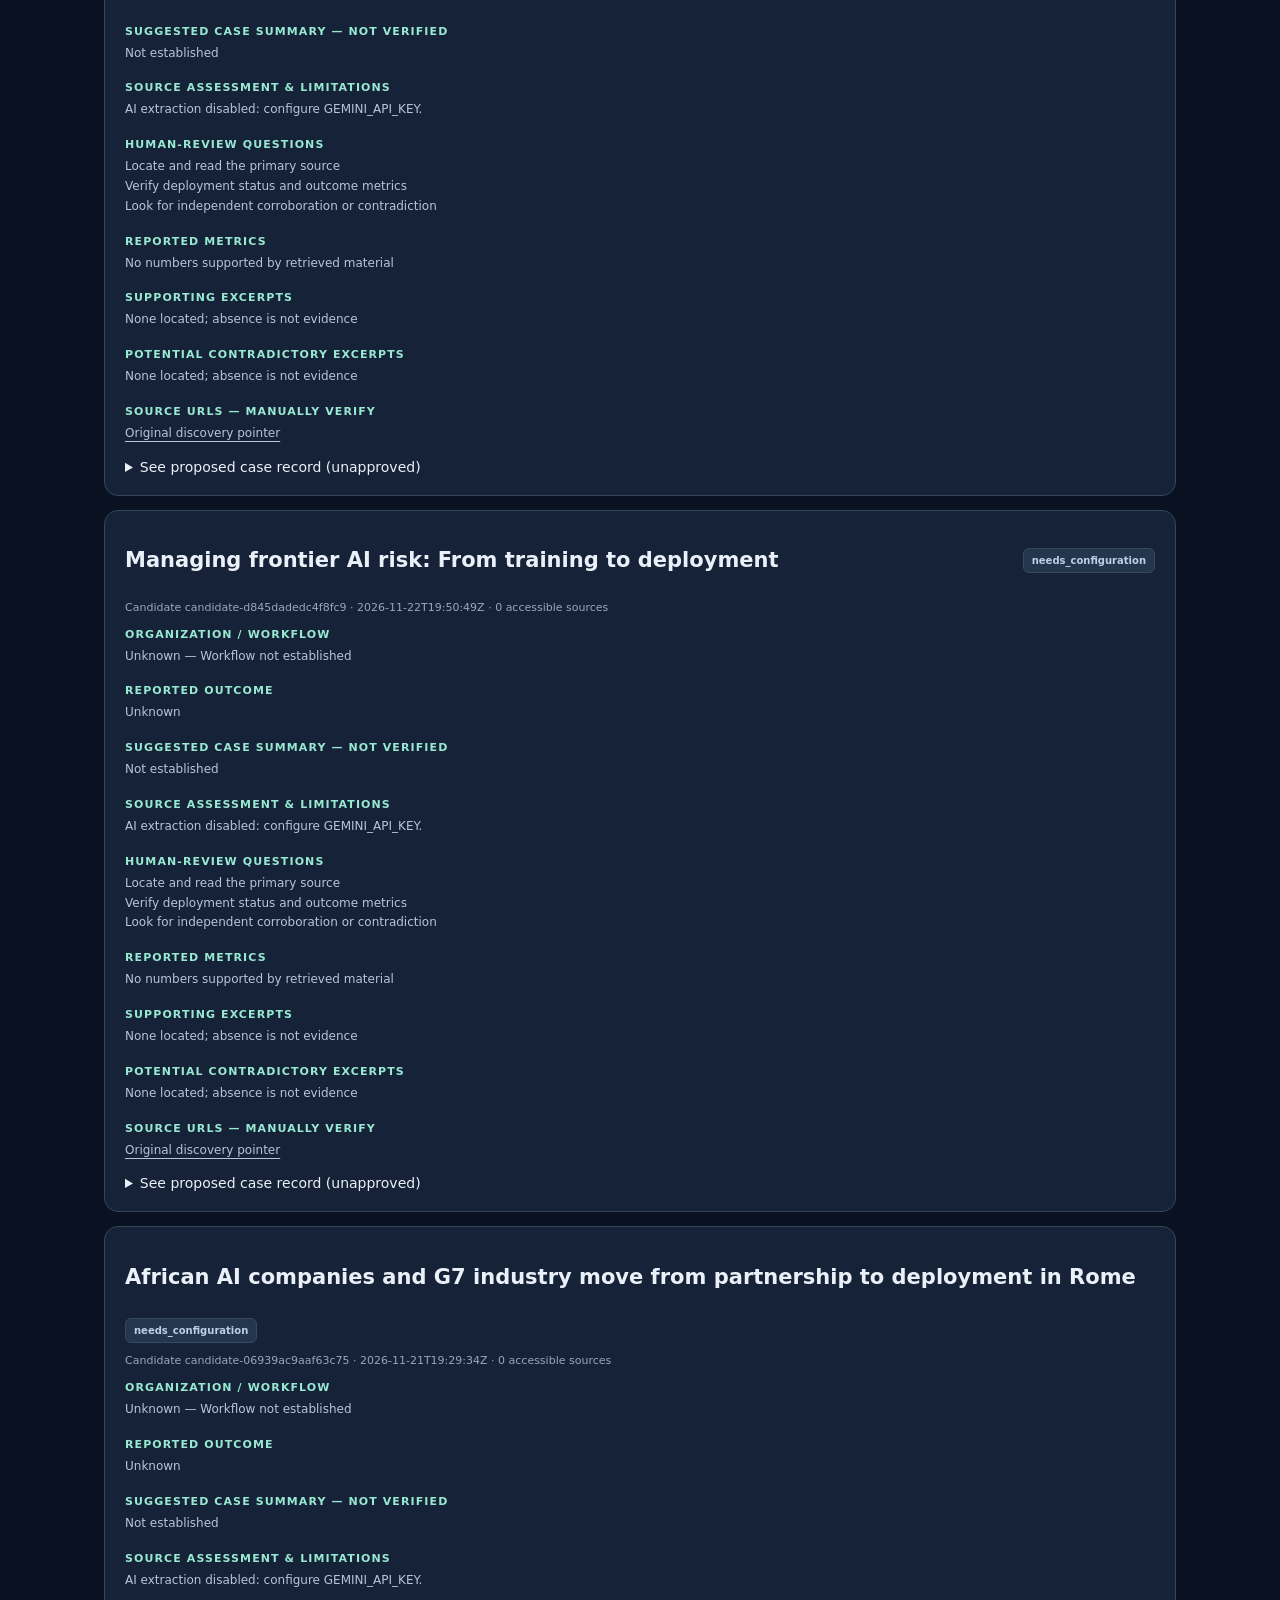
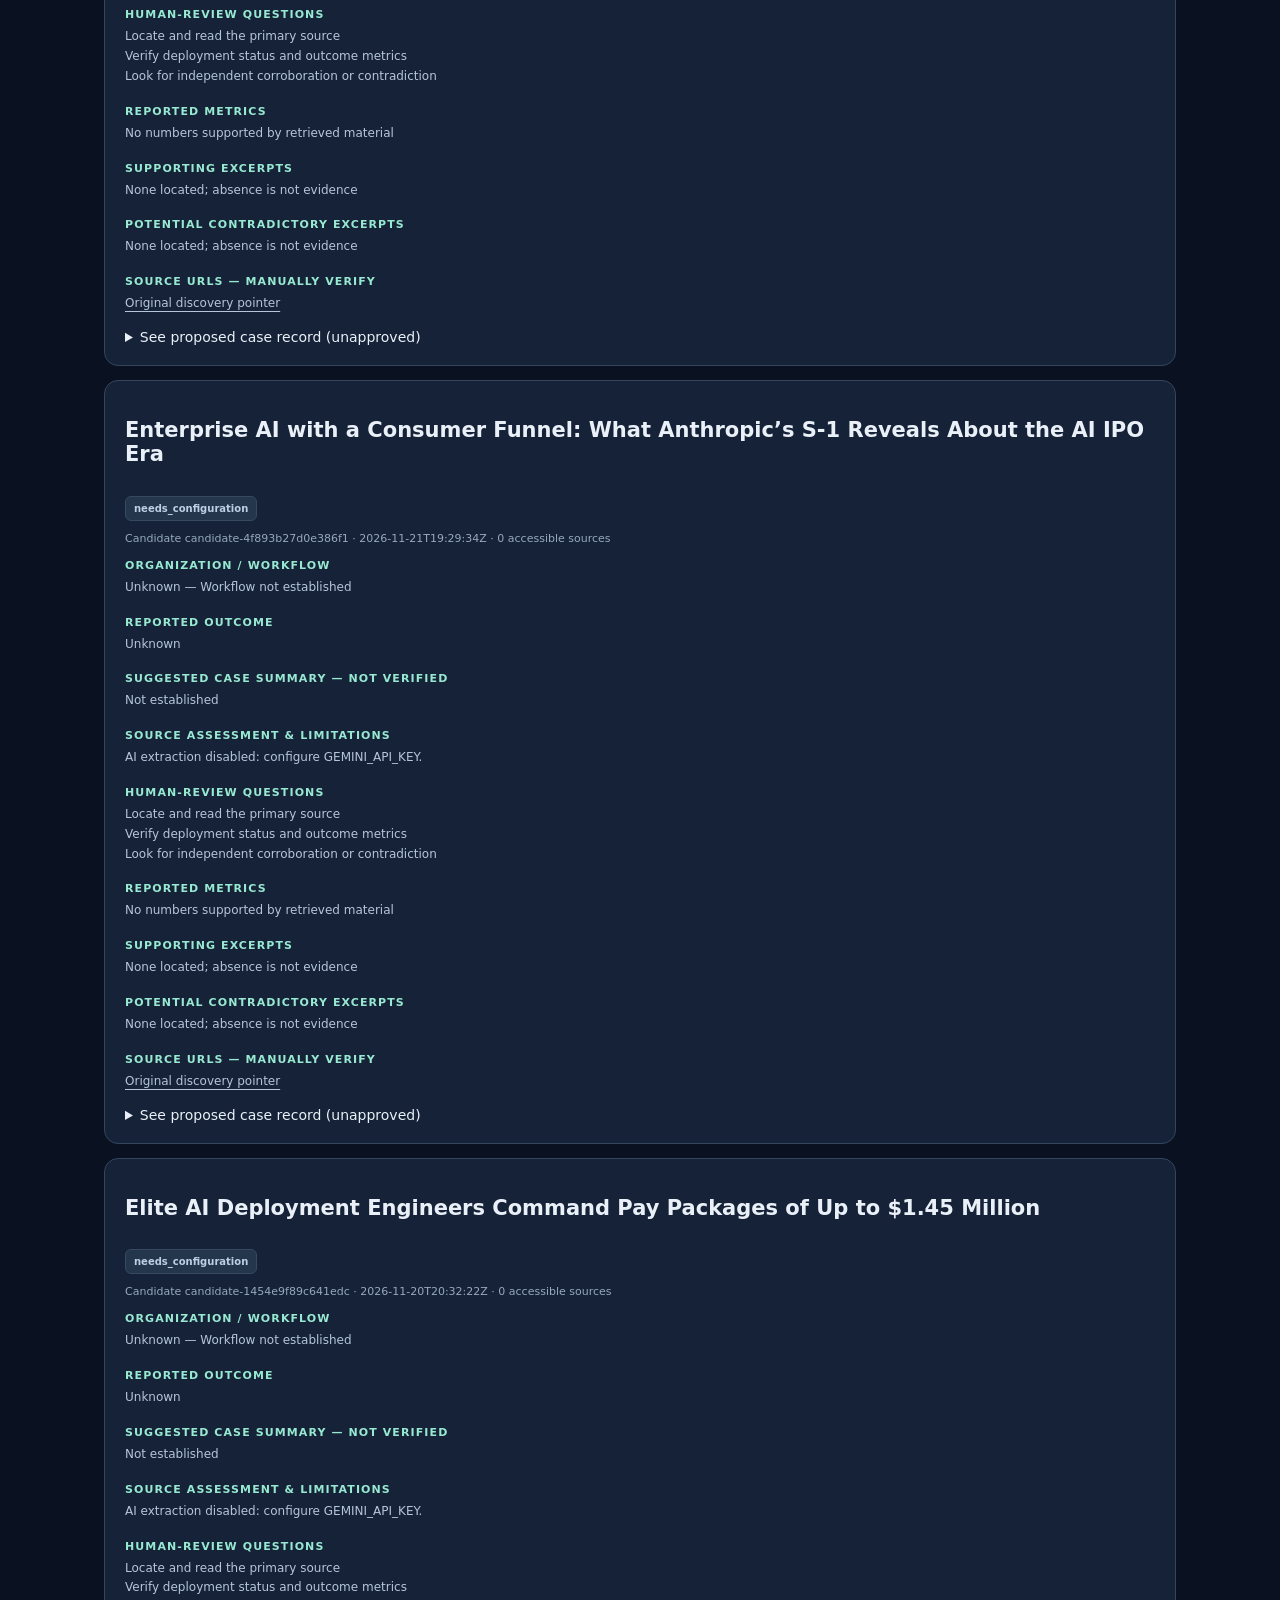
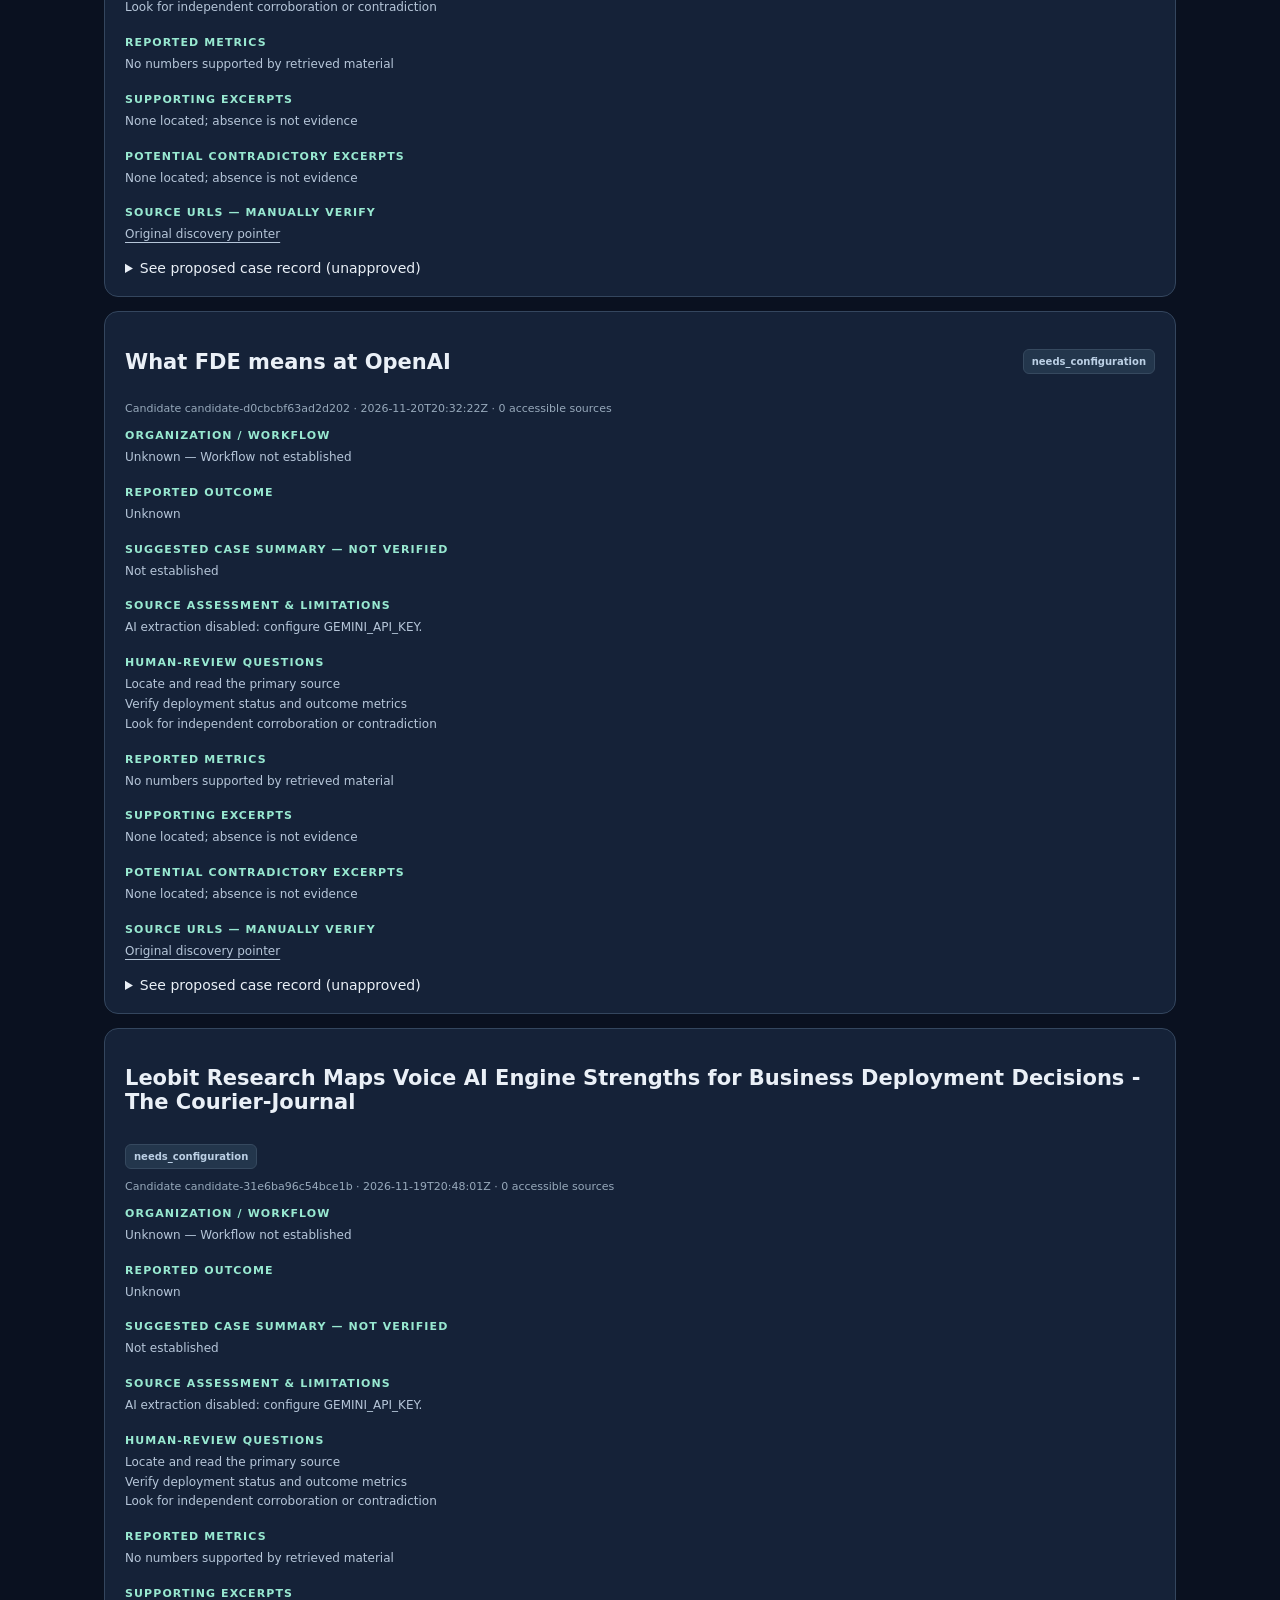
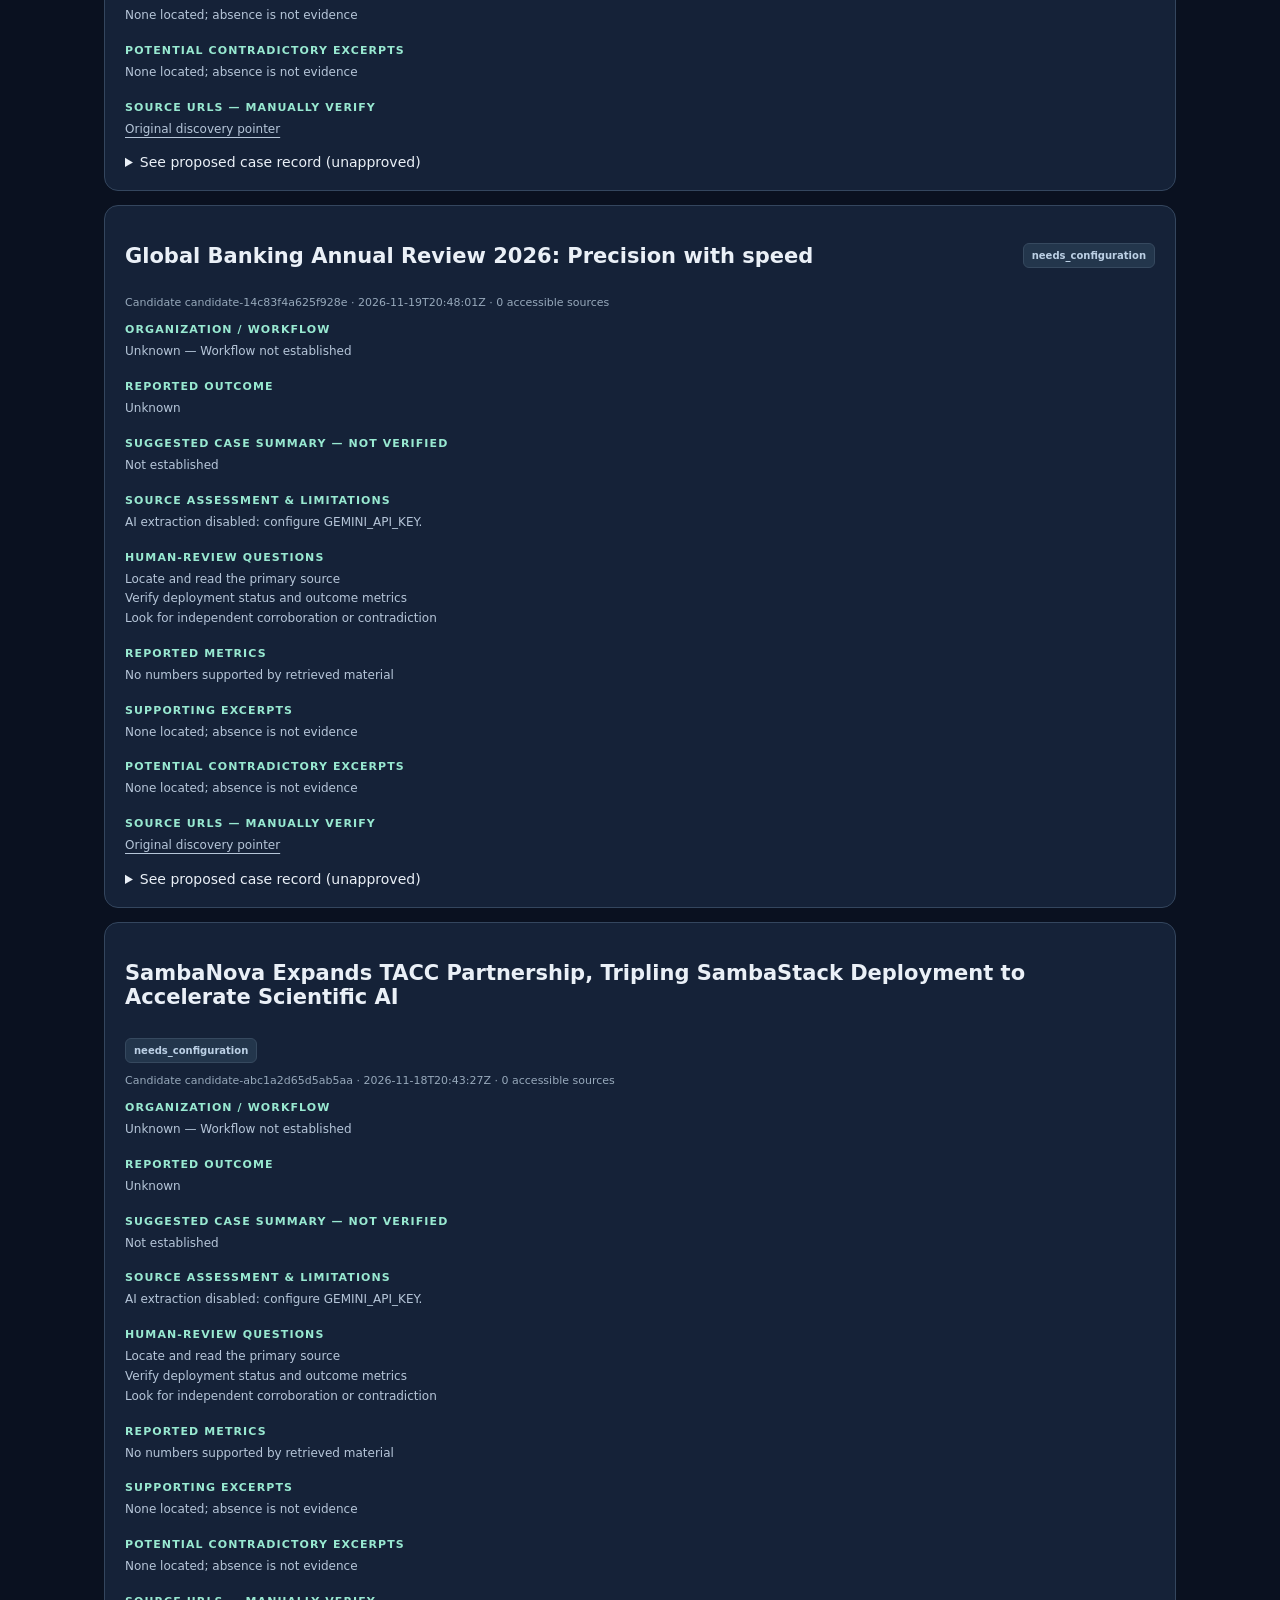
<file: review.html>
<!doctype html>
<html lang="en"><head><meta charset="utf-8"><meta name="viewport" content="width=device-width,initial-scale=1">
<title>AI in the Wild — Evidence Review Queue</title><link rel="stylesheet" href="./styles.css">
<style>.review{max-width:1120px;margin:auto;padding:24px}.draft{background:#152238;border:1px solid #34465e;padding:20px;border-radius:14px;margin:14px 0}.warning{background:#493527;color:#ffe2ac;padding:12px;border-radius:10px}.quote{border-left:3px solid #5891bf;padding:8px 12px;margin:10px 0;background:#111d30}.line{font-size:13px;line-height:1.65;color:#c4d2e2;white-space:pre-wrap;overflow-wrap:anywhere}.ref{overflow-wrap:anywhere}.summary-grid{display:flex;gap:12px;flex-wrap:wrap}button{cursor:pointer}details{margin-top:12px}summary{cursor:pointer}pre{max-height:300px;overflow:auto;background:#0b1527;border-radius:10px;padding:12px;color:#d6e2f1;font-size:11px}</style></head>
<body><header><div class="head"><div><div class="logo">AI IN THE WILD / RESEARCH OPERATIONS</div><h1>Evidence Review Queue</h1><p class="sub">Unverified AI-assisted research drafts. This page is not the public case library.</p></div><a href="./index.html">← Board dashboard</a></div></header>
<main class="review"><p class="warning"><strong>NOT VERIFIED:</strong> These records may include AI mistakes, vendor claims, incomplete sources, and undetected contradictions. Nothing here is approved for publication. Every draft requires independent human checking.</p>
<div class="panel"><div class="row"><h2>Assessment status</h2><span class="chip" id="status">Loading…</span></div><div class="summary-grid"><span class="tiny" id="checked">—</span><span class="tiny" id="configured">—</span><span class="tiny" id="count">—</span></div><p class="note">Read-only preview; editing and publishing intentionally disabled. Accessible source coverage is limited by publisher restrictions.</p></div>
<div id="error" role="alert" class="note"></div><div id="drafts"></div></main>
<script src="./review.js" defer></script></body></html>
</file>
<file: editorial.css>
@import url('https://fonts.googleapis.com/css2?family=DM+Sans:wght@400;500;600;700&family=DM+Mono:wght@400;500&family=Newsreader:opsz,wght@6..72,400;6..72,500;6..72,600&display=swap');
:root{--paper:#f4f1e9;--ink:#15212a;--slate:#344b53;--sea:#557c76;--copper:#b46e46;--line:#c9c9be;--muted:#64716e;--white:#fcfaf5;font-family:'DM Sans',system-ui,sans-serif;color:var(--ink);background:var(--paper)}
*{box-sizing:border-box}html{scroll-behavior:smooth}body{margin:0}button,input,select{font:inherit}button{cursor:pointer}a{color:inherit;text-underline-offset:4px}a:hover{color:#286a64}.shell{width:min(1290px,calc(100% - 72px));margin:auto}.skip-link{position:absolute;top:-100px;background:var(--white);padding:12px;z-index:10}.skip-link:focus{top:10px}.site-header{background:var(--paper);border-bottom:1px solid var(--line)}.header-inner{display:flex;align-items:center;justify-content:space-between;min-height:96px;gap:18px}.wordmark{text-decoration:none;display:flex;align-items:center;gap:14px}.mark{font-family:'Newsreader',Georgia,serif;font-size:37px;letter-spacing:-.095em;line-height:1}.mark-divider{color:var(--copper);margin:0 3px}.wordmark-name{font-size:12px;letter-spacing:.2em;font-weight:700}.wordmark-name small{display:block;font-size:9px;font-weight:500;letter-spacing:.14em;margin-top:5px;color:var(--muted)}.header-nav{display:flex;align-items:center;gap:28px}.header-nav a{text-decoration:none;font-size:12px;font-weight:600}.header-nav .nav-utility{color:var(--sea);border-left:1px solid var(--line);padding-left:23px}.menu-button{display:none;background:none;border:1px solid var(--line);padding:10px 13px}.opening{padding-top:33px}.opening-meta,.opening-foot{display:flex;align-items:center;justify-content:space-between;gap:12px;font:500 10px 'DM Mono',monospace;letter-spacing:.07em;color:var(--muted)}.opening-meta{padding-bottom:17px;border-bottom:1px solid var(--line)}.opening-grid{display:grid;grid-template-columns:1.22fr .8fr;gap:5vw;padding:64px 0 68px;align-items:stretch}.kicker,.eyebrow{font:500 10px 'DM Mono',monospace;letter-spacing:.1em}.kicker{display:flex;align-items:center;gap:10px;color:var(--sea)}.kicker-line{width:24px;height:1px;background:var(--sea)}h1,h2,h3,p{margin-top:0}.opening h1{font:500 clamp(64px,7vw,111px)/.98 'Newsreader',Georgia,serif;letter-spacing:-.065em;margin:28px 0}.opening h1 em,.method h2 em{color:var(--sea);font-weight:400}.opening-description{max-width:590px;font-size:17px;line-height:1.7;color:var(--slate)}.opening-actions{display:flex;align-items:center;gap:24px;flex-wrap:wrap;margin-top:37px}.ink-button{display:inline-flex;gap:35px;align-items:center;background:var(--ink);color:var(--white);padding:17px 19px;text-decoration:none;font-size:12px;font-weight:700}.ink-button:hover{color:white;background:#314b4d}.quiet-link{font-size:12px;font-weight:600;text-decoration:none;border-bottom:1px solid var(--line);padding-bottom:5px}.opening-feature{background:var(--slate);color:var(--white);padding:26px 30px 0;display:flex;flex-direction:column;min-height:440px}.feature-top{display:flex;gap:11px;align-items:center;font:500 9px 'DM Mono',monospace;letter-spacing:.07em;color:#bccbc8}.feature-rule{height:1px;flex:1;background:#78908d}.feature-content{flex:1;padding:38px 0 25px}.feature-overline{font:500 11px 'DM Mono',monospace;color:#b6d7cf;letter-spacing:.1em}.feature-content h2{font:400 clamp(30px,3.1vw,47px)/1.08 'Newsreader',Georgia,serif;letter-spacing:-.025em;margin:12px 0 20px}.feature-content>p:not(.feature-overline){color:#d2dfd9;line-height:1.6;font-size:13px;max-width:420px}.feature-number{border-top:1px solid #79918d;margin-top:33px;padding-top:17px;display:flex;gap:20px;align-items:end}.feature-number strong{font:400 51px 'Newsreader',Georgia,serif;color:#e8e2cb;white-space:nowrap}.feature-number span{font-size:10px;line-height:1.55;color:#d3e0d9}.feature-footer{border-top:1px solid #79918d;color:white;text-decoration:none;padding:19px 0;display:flex;justify-content:space-between;font-size:12px;font-weight:600}.opening-foot{border-top:1px solid var(--line);padding:17px 0 24px}.dot-sep{margin:0 6px}.edition,.library{padding-top:84px;padding-bottom:90px}.chapter-head{display:flex;gap:25px;align-items:start;border-top:1px solid var(--ink);padding-top:24px;margin-bottom:42px}.chapter-number{font:500 12px 'DM Mono',monospace;color:var(--copper);padding-top:4px}.chapter-head .eyebrow{color:var(--sea)}.chapter-head h2{font:400 clamp(39px,4.1vw,63px)/1.12 'Newsreader',Georgia,serif;letter-spacing:-.035em;margin:14px 0 0}.edition-grid{display:grid;grid-template-columns:1fr .85fr;gap:70px;padding:0 0 57px}.edition-numbers{display:grid;grid-template-columns:1.4fr 1fr;gap:24px}.big-number{grid-row:span 3;border-right:1px solid var(--line);padding-right:25px;display:flex;flex-direction:column}.big-number>span,.micro-stat span,.edition-review span{font:500 10px 'DM Mono',monospace;letter-spacing:.08em;color:var(--muted)}.big-number strong{font:400 144px/.9 'Newsreader',Georgia,serif;letter-spacing:-.07em;margin:20px 0}.big-number small{max-width:220px;color:var(--muted);line-height:1.6;font-size:12px}.micro-stat{border-bottom:1px solid var(--line);display:flex;flex-direction:column;justify-content:center}.micro-stat strong{font:400 43px 'Newsreader',Georgia,serif;margin:4px 0}.muted-stat strong{font-size:31px}.edition-interpretation{padding:16px 0 0}.insight-label{font:500 10px 'DM Mono',monospace;color:var(--copper);letter-spacing:.08em}.edition-interpretation p{font:400 25px/1.34 'Newsreader',Georgia,serif;max-width:490px;margin:21px 0}.edition-interpretation p+p{font-size:19px;color:var(--slate)}.edition-review{margin-top:31px;border-top:1px solid var(--line);padding-top:16px;display:flex;justify-content:space-between;gap:12px}.edition-review strong{font-size:12px}.distribution{display:grid;grid-template-columns:1fr 1fr;gap:38px;padding:36px 0;border-top:1px solid var(--line);border-bottom:1px solid var(--line)}.distribution-pane:first-child{border-right:1px solid var(--line);padding-right:38px}.distribution-title{display:flex;justify-content:space-between;gap:15px;align-items:baseline;margin-bottom:20px}.distribution-title h3{font:400 31px 'Newsreader',Georgia,serif;margin:0}.distribution-title span{font:500 9px 'DM Mono',monospace;color:var(--muted)}.distribution-pane>p{font-size:11px;line-height:1.5;color:var(--muted);margin:19px 0 0}.bars{display:flex;flex-direction:column;gap:13px}.bar-row{width:100%;display:grid;grid-template-columns:135px 1fr 26px;gap:12px;align-items:center;border:0;background:none;color:var(--ink);padding:5px 0;text-align:left;font-size:11px}.bar-row:hover,.bar-row:focus-visible{color:#176558;outline:1px solid var(--sea);outline-offset:4px}.bar-track{height:8px;background:#e2e1d8;display:block}.bar-fill{height:100%;background:var(--sea);display:block}.outcome-Negative .bar-fill{background:#ad6b65}.outcome-Mixed .bar-fill{background:var(--copper)}.bar-row strong{text-align:right;font:500 12px 'DM Mono',monospace}.library-heading{display:flex;justify-content:space-between;gap:26px;align-items:start}.library-heading>p{max-width:680px;font-size:15px;color:var(--slate);line-height:1.7}.mode{display:flex;align-items:center;gap:5px;white-space:nowrap}.mode>span{font:500 9px 'DM Mono',monospace;color:var(--muted);margin-right:9px}.mode button{border:1px solid var(--line);background:transparent;padding:11px 13px;color:var(--slate);font-size:11px}.mode button.active{background:var(--ink);border-color:var(--ink);color:white}.search-area{margin-top:24px;border-top:1px solid var(--line);border-bottom:1px solid var(--line);padding:19px 0}.search-wrap{display:flex;align-items:center;gap:10px;border-bottom:1px solid var(--ink);padding-bottom:12px}.search-wrap span{font-size:24px}.search-wrap input{border:0;outline:none;background:transparent;color:var(--ink);font:400 25px 'Newsreader',Georgia,serif;flex:1;width:100%}.search-wrap input::placeholder{color:#949c97}.filter-row{display:grid;grid-template-columns:repeat(4,1fr) auto;align-items:end;gap:22px;margin-top:22px}.filter-row label{font:500 9px 'DM Mono',monospace;letter-spacing:.06em;color:var(--muted);display:flex;flex-direction:column;gap:7px}.filter-row select{border:0;border-bottom:1px solid var(--line);background:transparent;color:var(--ink);padding:8px 4px 9px 0;font:500 12px 'DM Sans',sans-serif;min-width:0}.reset-button{border:0;background:none;color:var(--sea);font-size:11px;text-decoration:underline;padding-bottom:10px}.library-toolbar{margin:29px 0 24px;display:flex;justify-content:space-between;align-items:end;border-bottom:1px solid var(--line);gap:15px}.library-tabs{display:flex;gap:27px;overflow-x:auto}.library-tabs button{border:0;border-bottom:2px solid transparent;background:none;font-size:12px;padding:0 0 15px;color:var(--muted);white-space:nowrap}.library-tabs button.active{border-color:var(--copper);color:var(--ink);font-weight:700}.library-tabs button span{font:500 9px 'DM Mono',monospace;border:1px solid var(--line);padding:2px 5px;margin-left:3px}.toolbar-right{display:flex;gap:18px;align-items:center;padding-bottom:14px;white-space:nowrap}.toolbar-right #count{font-size:10px;color:var(--muted)}.export-button{border:0;background:none;color:var(--ink);font-size:11px;text-decoration:underline}.cases{display:grid;grid-template-columns:repeat(2,minmax(0,1fr));gap:0 28px}.case{padding:31px 0;border-top:1px solid var(--line);display:flex;flex-direction:column;gap:13px;min-width:0}.case-head,.case-bottom{display:flex;justify-content:space-between;align-items:center;gap:15px}.company{font-weight:700;letter-spacing:.03em;font-size:12px}.case-date{font:400 10px 'DM Mono',monospace;color:var(--muted)}.pills{display:flex;gap:8px;flex-wrap:wrap}.pill{font:500 10px 'DM Mono',monospace;color:var(--slate);border-left:2px solid var(--line);padding:4px 7px;background:#ede9e0}.pill.Positive{border-color:#497e6e}.pill.Mixed{border-color:#ba8457}.pill.Negative{border-color:#b77570}.case h3{font:400 32px/1.13 'Newsreader',Georgia,serif;margin:0;letter-spacing:-.025em}.case p{font-size:13px;line-height:1.65;color:var(--slate);margin:0}.audience-spotlight{padding:15px 17px;background:#ebe8de;border-left:2px solid var(--sea)}.audience-spotlight .caps{font:500 9px 'DM Mono',monospace;color:var(--sea)}.audience-spotlight p{margin-top:8px;color:var(--ink)}.metric-panel{margin-top:auto;padding-top:17px;border-top:1px solid var(--line)}.metric{font:400 33px 'Newsreader',Georgia,serif}.metric-label{font-size:11px;color:var(--muted);margin-top:2px}.source-type{font:500 10px 'DM Mono',monospace;color:var(--muted);max-width:63%;line-height:1.55}.case-btn{background:transparent;border:0;border-bottom:1px solid var(--sea);color:var(--sea);font-size:12px;font-weight:700;padding:7px 0}.details{border-top:1px solid var(--ink);padding-top:20px;margin-top:8px;display:none}.details.open{display:block}.detailbox{margin-bottom:17px}.detailbox strong{display:block;color:var(--copper);font:500 10px 'DM Mono',monospace;text-transform:uppercase;letter-spacing:.05em;margin-bottom:7px}.detailbox p{color:var(--ink)}.source-links{display:flex;gap:14px;flex-wrap:wrap}.source-links a,.ledger-card a,.story a{font-size:12px;color:#285f58}.review-line{font:400 10px/1.7 'DM Mono',monospace;color:var(--muted);margin-top:13px}.compare-button{align-self:start;background:none;border:1px solid var(--line);color:var(--slate);font-size:11px;padding:8px 11px}.compare-button[aria-pressed=true]{border-color:var(--sea);background:#d7e6da;color:#164c41}.table-frame{overflow-x:auto;border-top:1px solid var(--ink)}.comparison{width:100%;border-collapse:collapse;font-size:12px}.comparison th,.comparison td{border-bottom:1px solid var(--line);text-align:left;padding:17px 14px 17px 0;vertical-align:top;min-width:115px}.comparison th{font:500 10px 'DM Mono',monospace;color:var(--muted);letter-spacing:.03em}.comparison td{line-height:1.6}.comparison td a{color:var(--sea)}.ledger-card,.story{padding:28px 0;border-top:1px solid var(--line)}.ledger-card h3,.story h3{font:400 30px 'Newsreader',Georgia,serif;margin:9px 0}.ledger-card p,.story p{font-size:13px;line-height:1.65;color:var(--slate)}.caps,.story span{font:500 10px 'DM Mono',monospace;color:var(--copper)}.story-grid{display:grid;grid-template-columns:1fr 1fr;gap:0 30px}.story-chapter{grid-column:1/-1;border-top:2px solid var(--ink);margin:18px 0;padding:24px 0 8px}.story-chapter h3{font:400 40px 'Newsreader',Georgia,serif;margin:0 0 8px}.story-chapter p{max-width:720px}.compare-empty{padding:60px 25px;text-align:center;border:1px solid var(--line)}.compare-empty h3{font:400 35px 'Newsreader',Georgia,serif}.compare-grid{display:grid;grid-template-columns:repeat(3,minmax(0,1fr));gap:1px;background:var(--line);border:1px solid var(--line)}.compare-col{background:var(--paper);padding:23px;min-width:0}.compare-col h3{font:400 27px 'Newsreader',Georgia,serif}.compare-col dt{font:500 10px 'DM Mono',monospace;color:var(--copper);margin:19px 0 6px}.compare-col dd{margin:0;font-size:12px;line-height:1.6;overflow-wrap:anywhere}.compare-col a{color:var(--sea)}.empty{padding:45px;text-align:center}.empty button{border:0;background:none;color:var(--sea);text-decoration:underline}.bottom-context{margin:33px 0 0;padding:22px 0;border-top:1px solid var(--line);display:flex;gap:23px}.bottom-context span{font:500 10px 'DM Mono',monospace;white-space:nowrap;color:var(--copper)}.bottom-context p{font-size:12px;color:var(--muted);max-width:750px;line-height:1.7}.method{background:var(--ink);color:var(--white);padding:88px 0 45px}.method-grid{display:grid;grid-template-columns:1fr 1fr;gap:11vw}.eyebrow.light{color:#a5c8bd}.method h2{font:400 clamp(54px,6vw,90px)/.96 'Newsreader',Georgia,serif;letter-spacing:-.04em;margin:22px 0}.method h2 em{color:#b0cbbd}.method-grid>div>p{font-size:15px;line-height:1.7;color:#c9d4d0;max-width:480px}.method-link{display:inline-block;margin-top:15px;color:#bbd8c8;font-size:12px}.method-item{display:flex;gap:23px;padding:17px 0;border-top:1px solid #43545a}.method-item>span{font:500 11px 'DM Mono',monospace;color:#bdb58f}.method-item h3{font:400 27px 'Newsreader',Georgia,serif;margin:0 0 7px}.method-item p{font-size:12px;line-height:1.55;color:#b6c5c1;margin:0}.research-status{border-top:1px solid #43545a;margin-top:60px;padding-top:24px}.research-status summary{font-size:11px;cursor:pointer;color:#c1d1ce;display:flex;justify-content:space-between;list-style:none}.research-status .pipeline{display:grid;grid-template-columns:repeat(5,1fr);gap:20px;padding:25px 0}.pipeline span{font:500 9px 'DM Mono',monospace;color:#a9b9b4}.pipeline strong{display:block;font-size:12px;line-height:1.5;margin-top:10px;overflow-wrap:anywhere}.research-status>p{font-size:11px;color:#9dacaa}.site-footer{background:var(--paper);border-top:1px solid var(--line);padding:30px 0}.footer-inner,.footer-inner>div:last-child{display:flex;align-items:center;justify-content:space-between;gap:25px;flex-wrap:wrap}.footer-name{font-size:13px;font-weight:700;letter-spacing:.12em}.site-footer p,.site-footer a,.site-footer span:not(.footer-name){font-size:11px;color:var(--muted)}.site-footer p{margin:7px 0 0}.site-footer a{text-decoration:none}.error,#load-error{padding:16px;background:#f6dbd9;color:#842d27}.skip-link:focus-visible,a:focus-visible,button:focus-visible,input:focus-visible,select:focus-visible{outline:2px solid var(--copper);outline-offset:3px}
@media(max-width:1050px){.opening-grid{grid-template-columns:1fr .85fr;gap:30px}.opening h1{font-size:clamp(57px,7vw,82px)}.edition-grid{gap:35px}.filter-row{gap:10px}.toolbar-right{flex-direction:column;align-items:flex-end}.opening-feature{padding:22px}.feature-number{flex-direction:column;align-items:start;gap:4px}.bar-row{grid-template-columns:100px 1fr 25px}}
@media(max-width:760px){.shell{width:calc(100% - 34px)}.header-inner{min-height:77px}.header-nav{display:none;position:absolute;top:76px;left:0;right:0;background:var(--paper);padding:22px 17px;border-bottom:1px solid var(--line);z-index:6;flex-direction:column;align-items:start}.header-nav.open{display:flex}.header-nav .nav-utility{padding-left:0;border:0}.menu-button{display:block}.opening-grid,.edition-grid,.distribution,.cases,.story-grid,.method-grid{grid-template-columns:1fr}.opening-grid{padding:44px 0 37px}.opening h1{font-size:clamp(56px,13vw,79px)}.opening-feature{min-height:0}.feature-content{padding:20px 0}.feature-content h2{font-size:35px}.feature-number{flex-direction:row;align-items:end}.opening-foot{font-size:9px}.opening-foot span:last-child{display:none}.edition,.library{padding-top:62px;padding-bottom:65px}.chapter-head{margin-bottom:26px}.chapter-head h2{font-size:42px}.edition-numbers{grid-template-columns:1fr 1fr;gap:15px}.big-number{padding-right:10px}.big-number strong{font-size:101px}.edition-interpretation p{font-size:22px}.distribution-pane:first-child{border-right:0;border-bottom:1px solid var(--line);padding-right:0;padding-bottom:25px}.distribution{gap:25px}.library-heading{flex-direction:column}.mode{flex-wrap:wrap}.filter-row{grid-template-columns:1fr 1fr;gap:17px}.filter-row .reset-button{justify-self:start}.library-toolbar{flex-direction:column;align-items:stretch}.library-tabs{gap:20px}.toolbar-right{flex-direction:row;align-self:stretch;justify-content:space-between}.case h3{font-size:33px}.cases{gap:0}.compare-grid{grid-template-columns:1fr}.method{padding-top:66px}.method-grid{gap:43px}.research-status .pipeline{grid-template-columns:1fr 1fr}.bottom-context{display:block}.bottom-context p{margin-top:9px}.feature-number strong{font-size:45px}}
@media(prefers-reduced-motion:reduce){html{scroll-behavior:auto}}
@media print{.site-header,.search-area,.library-toolbar,.research-status,.menu-button,.opening-actions{display:none}.method{background:white;color:black}.case,.story,.ledger-card{break-inside:avoid}.opening-grid{display:block}.opening-feature{display:none}}

.case-bottom{flex-wrap:wrap}.case-bottom .compare-button{margin-left:auto}.opening-feature,.case,.compare-col{overflow-wrap:anywhere}@media(max-width:420px){.opening-meta{font-size:9px}.opening h1{font-size:54px}.feature-number{flex-wrap:wrap}.feature-number strong{font-size:39px}.bar-row{grid-template-columns:90px 1fr 22px;gap:8px}.mode>span{width:100%}}
</file>
<file: language.css>
.atlas-hero{padding-top:36px}.atlas-title{padding-top:42px;margin-top:0;margin-bottom:0}.atlas-title h1{font:400 clamp(53px,6vw,89px)/1.04 'Newsreader',Georgia,serif;letter-spacing:-.055em;margin:14px 0 24px}.atlas-title h1 em{font-weight:400;color:var(--sea)}.atlas-title p{font-size:16px;max-width:610px;color:var(--slate);line-height:1.75}.atlas-main{padding:12px 0 90px}.atlas-controls{border-top:1px solid var(--ink);border-bottom:1px solid var(--line);padding:18px 0;display:flex;align-items:center;justify-content:space-between;gap:12px;flex-wrap:wrap}.dataset-switch{display:flex;flex-wrap:wrap}.dataset-switch button{border:1px solid var(--line);background:transparent;padding:11px 13px;font-size:12px}.dataset-switch button.active{background:var(--ink);color:white;border-color:var(--ink)}.atlas-actions{display:flex;align-items:center;gap:10px;flex-wrap:wrap}.atlas-actions label,.term-search label,.source-options label{font:500 10px 'DM Mono',monospace;color:var(--muted)}.atlas-actions select{border:0;background:transparent;color:var(--ink);border-bottom:1px solid var(--line);padding:9px 3px;max-width:250px}.corpus-explainer{display:flex;justify-content:space-between;gap:35px;align-items:end;padding:34px 0;border-bottom:1px solid var(--line)}.corpus-explainer h2{font:400 33px 'Newsreader',Georgia,serif;margin:10px 0 7px}.corpus-explainer p{font-size:12px;line-height:1.65;color:var(--slate);max-width:660px;margin:0}.corpus-stats{display:flex;gap:27px;flex-shrink:0}.corpus-stats>div{border-left:1px solid var(--line);padding-left:14px}.corpus-stats span{display:block;font:500 9px 'DM Mono',monospace;color:var(--muted);max-width:110px}.corpus-stats strong{display:block;font:400 32px 'Newsreader',Georgia,serif;margin-top:8px}.atlas-workspace{display:grid;grid-template-columns:1fr 1fr;gap:47px;margin:45px 0}.terms-panel{border-right:1px solid var(--line);padding-right:34px}.atlas-panel-heading{display:flex;align-items:end;justify-content:space-between;gap:20px;margin-bottom:23px}.atlas-panel-heading h3{font:400 32px 'Newsreader',Georgia,serif;margin:10px 0 0}.quiet-button{background:none;border:0;text-decoration:underline;color:var(--sea);font-size:11px}.term-search,.source-options{display:flex;gap:11px;align-items:center;border-bottom:1px solid var(--line);padding-bottom:12px;margin-bottom:16px}.term-search input,.source-options input{border:0;outline:none;background:transparent;min-width:0;flex:1;padding:6px;font-size:13px;color:var(--ink)}.terms-list{display:flex;flex-direction:column;gap:3px;max-height:760px;overflow-y:auto;padding:2px 8px 0 0}.term-line{background:none;border:0;border-bottom:1px solid #dddcd3;width:100%;padding:12px 8px 12px 1px;display:grid;grid-template-columns:31px minmax(105px,1fr) minmax(50px,.8fr) 42px;gap:10px;align-items:center;text-align:left;color:var(--ink)}.term-line:hover,.term-line.selected{background:#e9e5d9}.term-rank{font:500 10px 'DM Mono',monospace;color:var(--muted)}.term-word{font:500 16px 'DM Sans',sans-serif;overflow-wrap:anywhere}.term-bar{height:7px;background:#dfddd3;display:block}.term-bar>span{display:block;height:100%;background:var(--sea)}.term-frequency{text-align:right;font:500 11px 'DM Mono',monospace}.atlas-note{font-size:11px;line-height:1.7;color:var(--muted);margin-top:22px}.selected-count{font:500 11px 'DM Mono',monospace;color:var(--sea)}#selected-description{font-size:13px;line-height:1.7;color:var(--slate)}.source-results{max-height:720px;overflow:auto}.word-source{padding:19px 0;border-bottom:1px solid var(--line)}.word-source .source-meta{display:flex;gap:12px;justify-content:space-between;font:500 10px 'DM Mono',monospace;color:var(--muted)}.word-source h4{font:400 26px 'Newsreader',Georgia,serif;margin:8px 0}.word-source p{font-size:12px;line-height:1.65;color:var(--slate)}.word-source a{color:var(--sea);font-size:12px}.word-source .source-pills{display:flex;gap:7px;flex-wrap:wrap;margin:10px 0}.word-source .source-pills span{padding:5px 7px;background:#e7e4d9;font:500 10px 'DM Mono',monospace}.atlas-footer{border-top:1px solid var(--ink);padding-top:28px;display:flex;justify-content:space-between;align-items:start;gap:25px}.atlas-footer p{color:var(--slate);max-width:650px;font-size:12px;line-height:1.65}.atlas-footer .ink-button{border:0;white-space:nowrap}.atlas-empty{border:1px solid var(--line);padding:22px;color:var(--slate);line-height:1.7;font-size:13px}.atlas-empty a{color:var(--sea)}.study-citation{font:500 11px 'DM Mono',monospace;color:var(--copper)}@media(max-width:950px){.atlas-workspace{gap:20px}.terms-panel{padding-right:17px}.corpus-explainer{align-items:start;flex-direction:column}.corpus-stats{width:100%;justify-content:space-between}}@media(max-width:720px){.atlas-title h1{font-size:55px}.atlas-controls{align-items:stretch}.dataset-switch{width:100%}.dataset-switch button{flex:1}.atlas-actions{justify-content:space-between}.atlas-actions select{max-width:140px}.atlas-workspace{grid-template-columns:1fr;gap:30px}.terms-panel{border:0;padding:0}.terms-list{max-height:400px}.source-results{max-height:none}.atlas-footer{flex-direction:column}.corpus-stats{gap:8px}.corpus-stats>div{padding-left:8px}.atlas-panel-heading h3{font-size:30px}}
.fulltext-tools{display:flex;align-items:center;flex-wrap:wrap;gap:12px;border-bottom:1px solid var(--line);padding:21px 0}.fulltext-tools[hidden]{display:none}.fulltext-tools>div{flex:1;min-width:200px}.fulltext-tools strong{font-size:14px}.fulltext-tools p{font-size:11px;line-height:1.6;color:var(--muted);margin:4px 0}.fulltext-tools input{max-width:175px;font-size:11px}.fulltext-tools .upload-label{font-size:11px;font-weight:600}.fulltext-tools #upload-status,.local-file-label{font-size:11px;color:var(--sea)}.include-common{font:500 11px 'DM Sans',sans-serif!important;letter-spacing:0!important;color:var(--slate)!important;display:flex;gap:5px;align-items:center}.include-common input{accent-color:var(--sea)}
</file>
<file: styles.css>
:root{color-scheme:dark;--bg:#0a1120;--panel:#101c2c;--line:#27364a;--muted:#91a0b5;--text:#eaf0f7;--aqua:#8de7cf;--blue:#93baf8;--amber:#f4d09a;--red:#f2aab1;font-family:Inter,ui-sans-serif,system-ui,-apple-system,BlinkMacSystemFont,"Segoe UI",sans-serif}
*{box-sizing:border-box}html{scroll-behavior:smooth}body{margin:0;background:var(--bg);color:var(--text);font-size:14px}button,input,select{font:inherit}button{cursor:pointer}a{color:inherit;text-underline-offset:4px}a:hover{color:var(--aqua)}.container{width:min(1260px,calc(100% - 52px));margin:0 auto}.skip{position:absolute;top:-70px;left:20px;background:#fff;color:#000;padding:10px;z-index:20}.skip:focus{top:8px}.masthead{border-bottom:1px solid #223146;background:#0b1423}.nav{height:76px;display:flex;justify-content:space-between;align-items:center;gap:16px}.brand{display:flex;align-items:center;gap:11px;text-decoration:none}.brandmark{display:flex;width:40px;height:40px;align-items:center;justify-content:center;border:1px solid #365166;border-radius:12px;font-size:26px;color:var(--aqua)}.brand strong{display:block;font-size:12px;letter-spacing:.15em}.brand small{display:block;font-size:9px;letter-spacing:.14em;color:var(--muted);margin-top:4px}.navright{display:flex;gap:13px;align-items:center;font-size:11px;color:#bbc8d8}.live-dot,.dot{background:var(--aqua);border-radius:50%;width:7px;height:7px;display:inline-block;flex-shrink:0}.textlink{color:#add2ff;text-decoration:none;border-bottom:1px solid #456583;padding-bottom:2px;font-weight:650}.hero{padding-top:67px;padding-bottom:67px}.eyebrow,.section-caption,.caps{letter-spacing:.16em;font-size:10px;font-weight:700;color:#93a6bc}.eyebrow{display:flex;align-items:center;gap:11px}.eyebrow-line{background:var(--aqua);width:27px;height:1px}.hero-chip{margin-left:12px;color:#a5ebd8;border:1px solid #2b615d;border-radius:30px;letter-spacing:.09em;padding:7px 10px;font-size:9px}.hero-grid{display:grid;grid-template-columns:1.5fr .55fr;gap:70px;align-items:end;margin-top:20px}.hero h1{font-size:clamp(46px,6vw,82px);line-height:1.06;letter-spacing:-.064em;margin:0 0 22px;font-weight:720}.hero h1 em,.methodology h2 em{font-weight:450;font-family:Georgia,serif;letter-spacing:-.045em;color:var(--aqua)}.hero p{font-size:17px;color:#a5b5c8;line-height:1.72;max-width:690px;margin:0}.hero-actions{display:flex;align-items:center;gap:25px;flex-wrap:wrap;margin-top:33px}.cta{background:var(--aqua);color:#0c1a24;padding:14px 18px;border-radius:8px;text-decoration:none;font-size:13px;font-weight:800;display:flex;gap:34px}.cta:hover{background:#b3ffe9;color:#09202a}.subcta{font-size:12px;text-decoration:none;color:#bdd0e5}.hero-side{border-left:1px solid #294257;padding-left:26px;display:flex;flex-direction:column;gap:9px}.hero-side strong{font-size:23px;font-weight:550;letter-spacing:-.045em}.minor,.hero-source{font-size:12px;color:#9faec1;line-height:1.5}.hero-source{display:flex;align-items:start;gap:9px;margin-top:12px}.hero-source .dot{margin-top:4px}.section-caption{display:flex;justify-content:space-between;align-items:center;border-top:1px solid #2b3e54;padding-top:16px;margin-bottom:23px;gap:10px}.section-caption span:last-child{color:#8291a6;letter-spacing:.025em;font-weight:450}.kpis{display:grid;grid-template-columns:repeat(4,1fr);gap:12px}.kpi{border:1px solid var(--line);background:linear-gradient(145deg,#142235,#101a2b);border-radius:13px;padding:23px;min-height:150px;display:flex;flex-direction:column;align-items:start}.kpi>span{color:#9aabc0;letter-spacing:.12em;font-size:10px;font-weight:700}.kpi strong{font-weight:680;letter-spacing:-.05em;font-size:44px;margin:11px 0 6px;line-height:1.1}.kpi small{color:#8697ac;line-height:1.45;font-size:11px}.insight-grid{display:grid;grid-template-columns:1fr 1fr;gap:14px;margin:17px 0 72px}.panel{background:var(--panel);border:1px solid var(--line);border-radius:14px;padding:25px}.panel-header{display:flex;justify-content:space-between;align-items:start;gap:12px}.panel h2{font-size:21px;letter-spacing:-.036em;margin:9px 0 16px}.muted{color:var(--muted);font-size:12px}.bars{display:flex;flex-direction:column;gap:11px;margin:14px 0 20px}.bar-row{display:grid;grid-template-columns:minmax(105px,160px) 1fr 25px;gap:14px;align-items:center;width:100%;background:none;border:0;text-align:left;color:#dce5f1;padding:3px 0;border-radius:6px;font-size:12px}.bar-row:hover,.bar-row:focus-visible{color:var(--aqua);outline:1px solid #4b7c85;outline-offset:3px}.bar-track{display:block;background:#243247;height:9px;border-radius:20px;overflow:hidden}.bar-fill{display:block;background:linear-gradient(90deg,#438f9d,#89e3ca);height:100%;border-radius:20px}.bar-row.outcome-Negative .bar-fill{background:#d48e96}.bar-row.outcome-Mixed .bar-fill{background:#dfb879}.bar-row strong{text-align:right;font-size:13px;font-variant-numeric:tabular-nums}.footnote{font-size:10px;color:#8191a4;line-height:1.5;margin:12px 0 0}.explorer{scroll-margin-top:20px}.explorer-top{display:flex;justify-content:space-between;gap:20px;align-items:center}.explorer-top h2{font-size:42px;letter-spacing:-.055em;margin:0 0 7px}.explorer-top p{color:#9eafc3;margin:0;font-size:13px}.accent{color:var(--aqua)}.mode{display:flex;background:#17263a;padding:4px;border-radius:10px;gap:3px}.mode button{background:none;border:0;border-radius:7px;color:#afbdce;padding:11px 13px;font-size:12px;white-space:nowrap}.mode button.active{background:#2c4b62;color:#edfffc}.filters{margin-top:25px;display:grid;grid-template-columns:minmax(220px,2fr) repeat(3,minmax(110px,.8fr)) minmax(135px,.9fr) auto;gap:9px}.filters input,.filters select{width:100%;min-height:48px;border:1px solid #33465b;border-radius:9px;background:#111f31;color:#e4eef9;outline:none}.filters input:focus,.filters select:focus{border-color:#91d9cd}.search-wrap{display:flex;align-items:center;position:relative}.search-wrap>span{position:absolute;left:15px;color:#a5b4c5;font-size:24px}.filters input{padding:10px 12px 10px 43px;font-size:12px}.select-wrap{position:relative}.select-wrap>span{position:absolute;left:12px;top:7px;font-size:9px;color:#8094ab}.filters select{padding:19px 9px 5px 10px;font-size:11px}.clear,.export-btn{border:1px solid #36495f;background:transparent;color:#d1dfef;border-radius:9px;padding:9px 13px;font-size:11px}.clear:hover,.export-btn:hover{border-color:#8de7cf}.viewbar{display:flex;align-items:center;justify-content:space-between;gap:10px;margin:20px 0 18px;border-bottom:1px solid #2a3c51}.tabs{display:flex;gap:17px;overflow:auto}.tabs button{white-space:nowrap;background:transparent;border:0;color:#91a4b8;padding:13px 2px;font-size:12px;border-bottom:2px solid transparent}.tabs button.active{color:var(--aqua);border-color:var(--aqua)}.export-btn{margin-bottom:6px;white-space:nowrap}.cases{display:grid;grid-template-columns:repeat(2,minmax(0,1fr));gap:15px}.case{border:1px solid #2a3c50;border-radius:14px;background:linear-gradient(160deg,#142338,#101c2d);padding:24px;display:flex;flex-direction:column;gap:12px;min-width:0}.case:hover{border-color:#50788d}.case-head{display:flex;align-items:center;justify-content:space-between;gap:14px}.company{color:#a7b8cc;font-size:11px;font-weight:750;letter-spacing:.04em}.case-date{font-size:11px;color:#859ab0}.pills{display:flex;flex-wrap:wrap;gap:7px}.pill{display:inline-block;border:1px solid #36495f;border-radius:6px;padding:6px 8px;background:#23364c;color:#bcd0e5;font-size:10px;font-weight:650}.pill.Positive{background:#163b38;color:#a4f2d9;border-color:#2f665d}.pill.Mixed{background:#4b3a26;color:#f8d5a1;border-color:#735635}.pill.Negative{background:#482c35;color:#fec0c3;border-color:#74434d}.case h3{font-size:21px;letter-spacing:-.04em;line-height:1.3;margin:0}.case p{font-size:13px;color:#aebed0;line-height:1.65;margin:0}.metric-panel{padding:14px 0 9px;border-top:1px solid #2a3c50;margin-top:auto}.metric{font-size:27px;font-weight:700;letter-spacing:-.04em}.metric-label{font-size:11px;color:#8499ae;margin-top:3px}.case-bottom{display:flex;align-items:center;justify-content:space-between;gap:10px}.source-type{color:#9aacbf;font-size:10px;max-width:65%}.case-btn{background:#294867;border:1px solid #38678a;color:#e7f2ff;border-radius:8px;padding:9px 12px;font-size:11px;font-weight:700}.details{border-top:1px solid #304159;margin-top:7px;padding-top:15px;display:none}.details.open{display:block}.detailbox{margin-bottom:15px}.detailbox strong{font-size:10px;letter-spacing:.1em;color:#9eebd5;text-transform:uppercase}.detailbox p{margin-top:6px}.source-links{display:flex;flex-wrap:wrap;gap:12px}.source-links a{font-size:12px;color:#9dcbff;word-break:break-all}.review-line{font-size:11px;color:#8295ab;margin-top:12px}.empty{padding:35px;text-align:center;color:#b9c8d8}.empty button{background:none;color:var(--aqua);border:0;text-decoration:underline}.error{padding:16px;border:1px solid #8d4b55;border-radius:9px;color:#ffc6cb;margin-bottom:15px}.comparison,.ledger{width:100%;border-collapse:collapse;font-size:12px}.table-frame{overflow-x:auto;border:1px solid #2e4054;border-radius:12px}.comparison th,.comparison td,.ledger td,.ledger th{text-align:left;padding:15px 13px;border-bottom:1px solid #2c3d52;vertical-align:top;min-width:110px}.comparison th,.ledger th{background:#16253a;color:#96a9be;font-size:10px;letter-spacing:.08em}.comparison td,.ledger td{color:#cbd8e7;line-height:1.5}.comparison tbody tr:hover,.ledger tbody tr:hover{background:#18273a}.comparison a,.ledger a{color:#95c7ff}.ledger-card{border:1px solid var(--line);background:var(--panel);border-radius:12px;padding:19px;margin-bottom:11px}.ledger-card h3{margin:4px 0 9px;font-size:18px}.ledger-card p{color:#aabacf;font-size:12px;line-height:1.65}.ledger-card .caps{display:block;margin-bottom:6px}.story-grid{display:grid;grid-template-columns:1fr 1fr;gap:14px}.story{background:#142235;border:1px solid #2c4356;border-radius:14px;padding:22px;min-width:0}.story span{font-size:10px;color:#8ce3ce;letter-spacing:.12em}.story h3{font-size:23px;letter-spacing:-.045em;line-height:1.25}.story p{font-size:13px;color:#b2c0d2;line-height:1.65}.story a{font-size:12px;color:#9fcbff}.bottom-context{display:flex;gap:20px;border-top:1px solid #2a3d52;margin:30px 0 80px;padding-top:18px}.bottom-context span{color:var(--aqua);white-space:nowrap;font-size:11px;font-weight:700}.bottom-context p{color:#8599ae;font-size:12px;line-height:1.6;margin:0}.methodology{margin-bottom:85px}.method-grid{display:grid;grid-template-columns:1fr 1fr;gap:75px;margin:30px 0 32px}.methodology h2{font-size:clamp(32px,4.2vw,54px);letter-spacing:-.05em;line-height:1.12;margin:16px 0}.methodology p{font-size:13px;color:#a5b6ca;line-height:1.8;max-width:600px}.method-steps{display:grid;grid-template-columns:1fr 1fr;gap:12px}.method-steps>div{padding:19px;background:#132137;border:1px solid #2a3d51;border-radius:10px}.method-steps span{display:block;font-size:11px;color:var(--aqua);margin-bottom:18px}.method-steps strong{display:block;font-size:16px;margin-bottom:6px}.method-steps small{color:#94a8bf;font-size:11px;line-height:1.6}.pipeline{display:grid;grid-template-columns:1.4fr repeat(4,.9fr);gap:12px;border:1px solid #2c4055;border-radius:13px;padding:20px;background:#122036}.pipeline>div{border-right:1px solid #2d4056;padding-right:10px;min-width:0}.pipeline>div:last-child{border:0}.pipeline h3{margin:9px 0;font-size:16px}.pipeline strong{display:block;margin-top:13px;font-size:14px;overflow-wrap:anywhere}.pipeline p{margin:4px 0}footer{border-top:1px solid #2b3b4e;padding:29px 0;background:#0b1524}.footer-inner,.footer-inner>div:last-child{display:flex;gap:22px;align-items:center;justify-content:space-between;flex-wrap:wrap}footer strong{display:block;letter-spacing:.12em;font-size:12px}footer small{color:#899aae;font-size:11px}footer a,footer span{color:#9bb0c6;font-size:11px;text-decoration:none}
@media(max-width:1000px){.filters{grid-template-columns:repeat(3,1fr)}.search-wrap{grid-column:1/-1}.kpis{grid-template-columns:repeat(2,1fr)}.pipeline{grid-template-columns:repeat(2,1fr)}.pipeline>div{border-right:0}.hero-grid{gap:30px}}
@media(max-width:700px){.container{width:min(100% - 28px,1260px)}.masthead .nav{height:auto;min-height:70px}.navright{font-size:10px;gap:8px}.navright #source-status{display:none}.hero{padding:47px 0}.hero-grid,.insight-grid,.cases,.story-grid,.method-grid{grid-template-columns:1fr}.hero-side{margin-top:24px}.hero h1{font-size:clamp(41px,11vw,62px)}.hero p{font-size:14px}.kpis{grid-template-columns:1fr 1fr}.kpi{padding:16px;min-height:126px}.kpi strong{font-size:34px}.panel{padding:18px}.panel-header{flex-wrap:wrap}.filters{grid-template-columns:repeat(2,1fr)}.filters .search-wrap{grid-column:1/-1}.explorer-top{flex-direction:column;align-items:start}.explorer-top h2{font-size:36px}.viewbar{flex-wrap:wrap}.tabs{width:100%}.export-btn{margin-bottom:9px}.method-grid{gap:23px}.method-steps{gap:9px}.pipeline{grid-template-columns:1fr 1fr}.bottom-context{display:block}.bottom-context p{margin-top:9px}.footer-inner>div:last-child{gap:12px}}
@media print{body{background:white;color:black}.case,.kpi,.panel,.story,.method-steps>div,.pipeline{background:white;color:black;border:1px solid #aaa}.hero,.footer-inner{color:#000}.filters,.viewbar,.cta,.hero-actions{display:none}.cases{grid-template-columns:1fr 1fr}.details{display:block}}
@media(prefers-reduced-motion:reduce){html{scroll-behavior:auto}}

/* Backward-compatible review queue primitives */
.row{display:flex;align-items:center;justify-content:space-between;gap:12px;flex-wrap:wrap}.chip{display:inline-block;padding:7px 10px;border:1px solid #3d566a;border-radius:20px;font-size:10px;color:#d4e5f5;letter-spacing:.05em}.note{color:#9cacc0;font-size:12px;line-height:1.7}.tiny{font-size:11px;color:#97a9bb}.date{font-size:11px;color:#97a9bb}.detailbox strong{color:#98e9d1;font-size:11px}.detailbox p{color:#b6c6d9;font-size:12px;line-height:1.65}

/* Audience mode has immediate visible meaning on all case cards. */
.audience-spotlight{padding:14px 16px;background:#102e38;border-left:3px solid #7ce3cc;border-radius:5px;margin-top:3px}.audience-spotlight .caps{font-size:10px;color:#a7f2da}.audience-spotlight p{font-size:13px;color:#d6e9ed;line-height:1.55;margin:8px 0 0}
</file>
